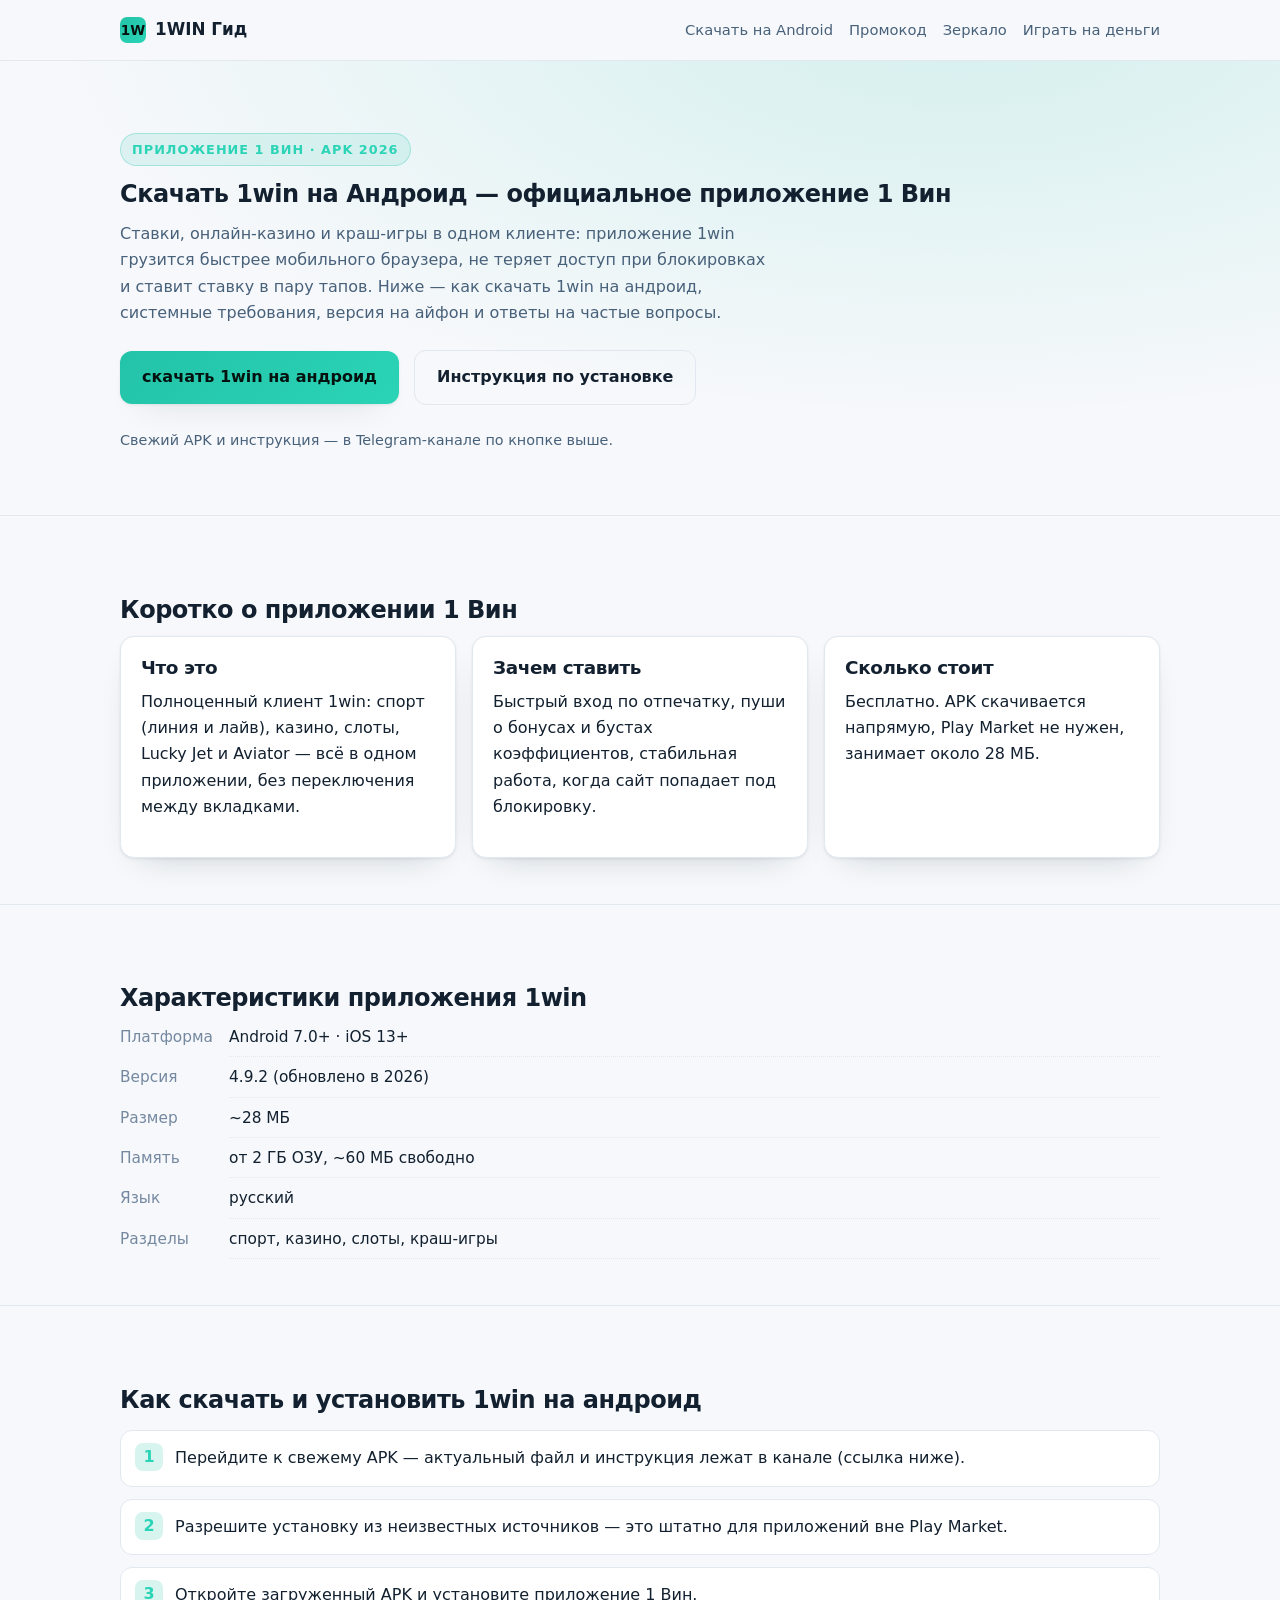
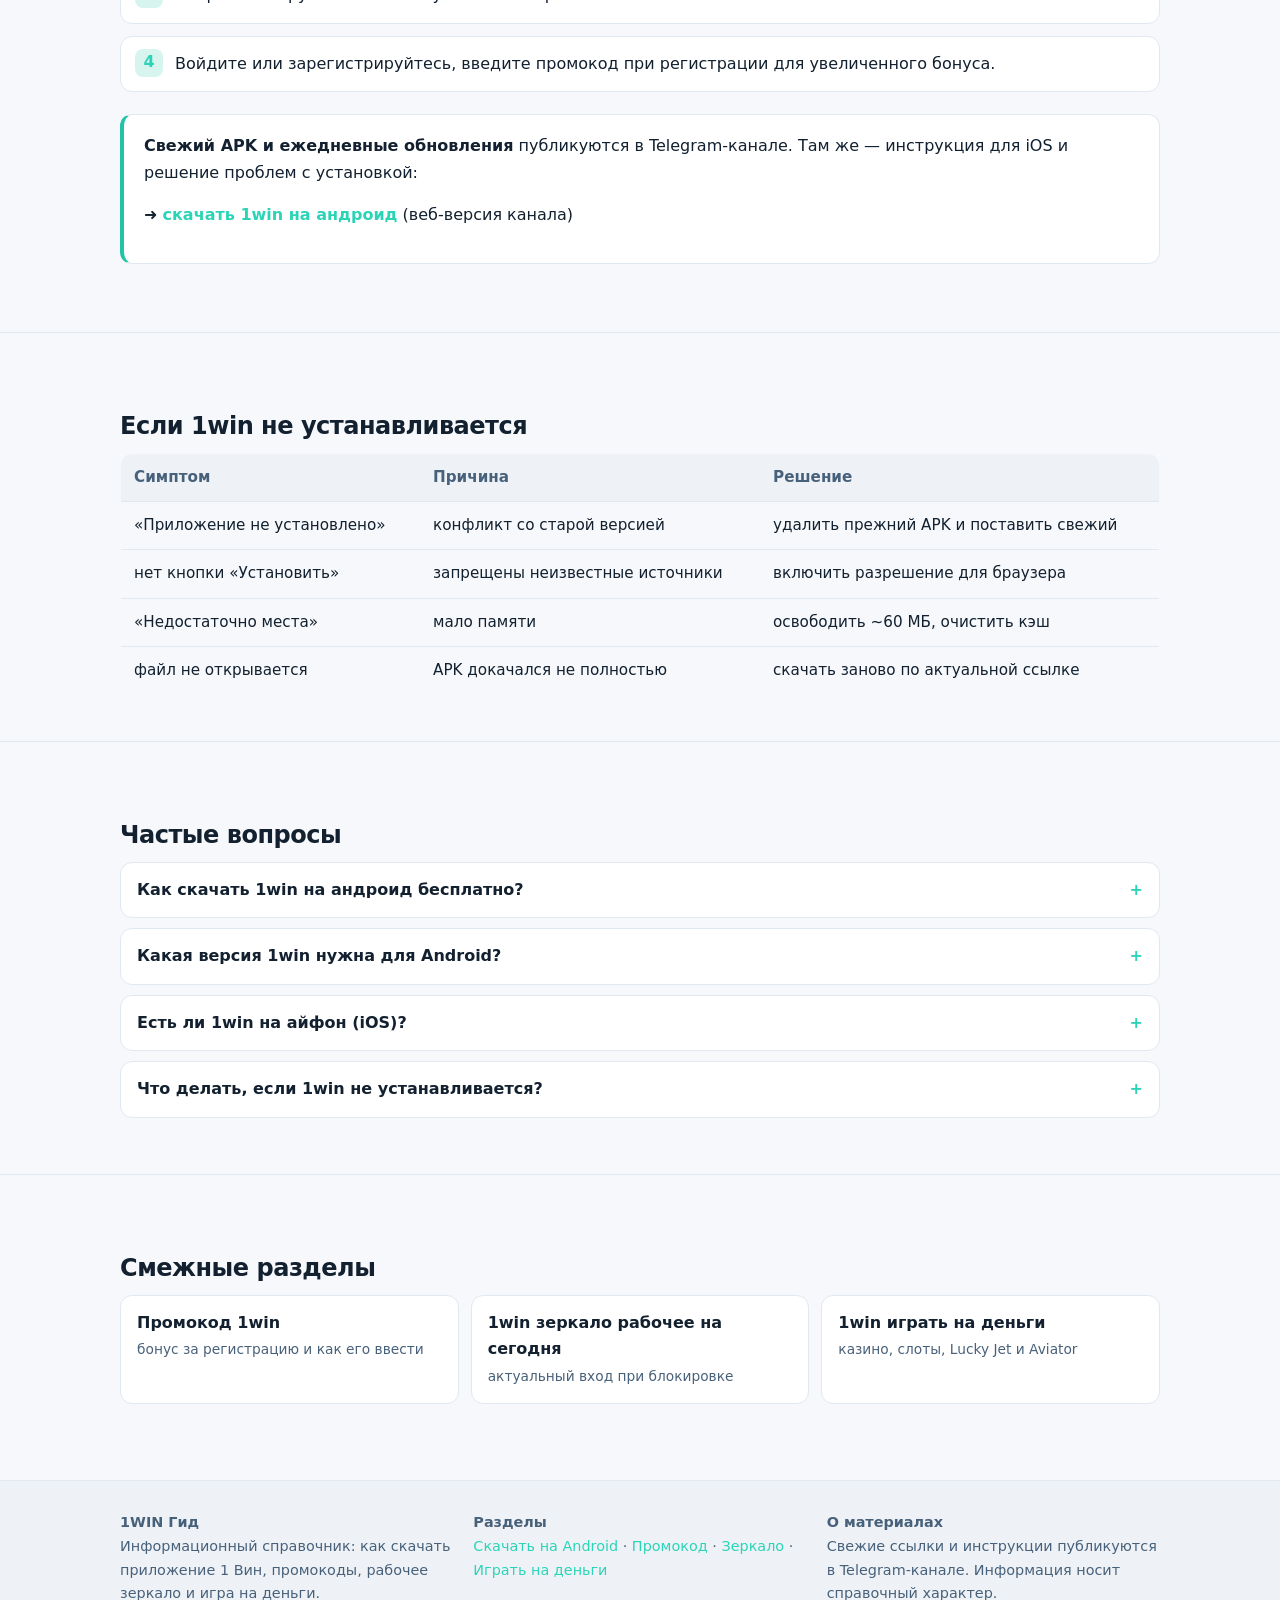
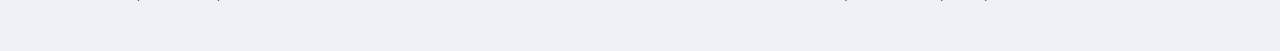
<file: index.html>
<!doctype html>
<html lang="ru">
<head>
<meta charset="utf-8">
<meta name="viewport" content="width=device-width, initial-scale=1">
<meta name="color-scheme" content="dark light">
<title>Скачать 1win на Андроид — официальное приложение 1 Вин APK 2026</title>
<meta name="description" content="Как скачать 1win на андроид: официальное приложение 1 Вин в APK, свежая версия, установка за минуту, системные требования, версия на айфон и мобильная версия. Инструкция и рабочая ссылка.">
<link rel="canonical" href="https://1win-oficialnyy.github.io/">
<meta name="yandex-verification" content="e3128ee2165f89d1" />
<meta name="robots" content="index, follow, max-image-preview:large">
<meta property="og:type" content="article">
<meta property="og:title" content="Скачать 1win на Андроид — приложение 1 Вин APK 2026">
<meta property="og:description" content="Официальное приложение 1 Вин для Android: скачать APK, установка за минуту, свежая версия, мобильная версия и iOS.">
<meta property="og:url" content="https://1win-oficialnyy.github.io/">
<meta property="og:locale" content="ru_RU">
<link rel="icon" href="/favicon.svg" type="image/svg+xml">
<link rel="stylesheet" href="/styles.css">
<script type="application/ld+json">
{"@context":"https://schema.org","@type":"Article","headline":"Скачать 1win на Андроид — официальное приложение 1 Вин APK 2026","description":"Как скачать 1win на андроид: приложение 1 Вин в APK, установка, требования, версия на айфон и мобильная версия.","inLanguage":"ru","datePublished":"2026-10-05","dateModified":"2026-10-05","author":{"@type":"Organization","name":"1WIN Гид"},"publisher":{"@type":"Organization","name":"1WIN Гид"},"mainEntityOfPage":"https://1win-oficialnyy.github.io/"}
</script>
<script type="application/ld+json">
{"@context":"https://schema.org","@type":"FAQPage","mainEntity":[
{"@type":"Question","name":"Как скачать 1win на андроид бесплатно?","acceptedAnswer":{"@type":"Answer","text":"Скачайте APK-файл приложения 1 Вин по ссылке, разрешите установку из неизвестных источников и запустите файл. Приложение бесплатное, установка занимает около минуты, Play Market не требуется."}},
{"@type":"Question","name":"Какая версия 1win нужна для Android?","acceptedAnswer":{"@type":"Answer","text":"Актуальная версия приложения 1win работает на Android 7.0 и выше, занимает около 28 МБ и требует примерно 2 ГБ оперативной памяти. Подходит и для бюджетных смартфонов."}},
{"@type":"Question","name":"Есть ли 1win на айфон (iOS)?","acceptedAnswer":{"@type":"Answer","text":"Да, для iPhone приложение устанавливается через профиль конфигурации, также доступна мобильная версия в браузере. Нужен iOS 13 или новее."}},
{"@type":"Question","name":"Что делать, если 1win не устанавливается?","acceptedAnswer":{"@type":"Answer","text":"Удалите старую версию, включите установку из неизвестных источников, освободите около 60 МБ памяти и скачайте свежий APK заново. Чаще всего проблема в одном из этих пунктов."}}
]}
</script>
</head>
<body>
<header class="nav"><div class="wrap nav-in">
 <a class="brand" href="/"><span class="dot">1W</span>1WIN Гид</a>
 <nav class="menu">
  <a class="lnk" href="/">Скачать на Android</a>
  <a class="lnk" href="/promokod-1win/">Промокод</a>
  <a class="lnk" href="/1win-zerkalo/">Зеркало</a>
  <a class="lnk" href="/1win-igrat-na-dengi/">Играть на деньги</a>
 </nav>
</div></header>

<main>
<section class="hero"><div class="wrap">
 <span class="eyebrow">Приложение 1 Вин · APK 2026</span>
 <h1>Скачать 1win на Андроид — официальное приложение 1 Вин</h1>
 <p class="lead">Ставки, онлайн-казино и краш-игры в одном клиенте: приложение 1win грузится быстрее мобильного браузера, не теряет доступ при блокировках и ставит ставку в пару тапов. Ниже — как скачать 1win на андроид, системные требования, версия на айфон и ответы на частые вопросы.</p>
 <p>
  <a class="cta" href="https://telegram.me/s/skachat1winandroidapk" rel="noopener" target="_blank">скачать 1win на андроид</a>
  <a class="cta ghost" href="#install">Инструкция по установке</a>
 </p>
 <p class="muted" style="font-size:.9rem">Свежий APK и инструкция — в Telegram-канале по кнопке выше.</p>
</div></section>

<section class="section" id="about"><div class="wrap">
 <h2>Коротко о приложении 1 Вин</h2>
 <div class="grid">
  <div class="card"><h3>Что это</h3><p>Полноценный клиент 1win: спорт (линия и лайв), казино, слоты, Lucky Jet и Aviator — всё в одном приложении, без переключения между вкладками.</p></div>
  <div class="card"><h3>Зачем ставить</h3><p>Быстрый вход по отпечатку, пуши о бонусах и бустах коэффициентов, стабильная работа, когда сайт попадает под блокировку.</p></div>
  <div class="card"><h3>Сколько стоит</h3><p>Бесплатно. APK скачивается напрямую, Play Market не нужен, занимает около 28 МБ.</p></div>
 </div>
</div></section>

<section class="section" id="specs"><div class="wrap">
 <h2>Характеристики приложения 1win</h2>
 <dl class="spec">
  <dt>Платформа</dt><dd>Android 7.0+ · iOS 13+</dd>
  <dt>Версия</dt><dd>4.9.2 (обновлено в 2026)</dd>
  <dt>Размер</dt><dd>~28 МБ</dd>
  <dt>Память</dt><dd>от 2 ГБ ОЗУ, ~60 МБ свободно</dd>
  <dt>Язык</dt><dd>русский</dd>
  <dt>Разделы</dt><dd>спорт, казино, слоты, краш-игры</dd>
 </dl>
</div></section>

<section class="section" id="install"><div class="wrap">
 <h2>Как скачать и установить 1win на андроид</h2>
 <ol class="steps">
  <li>Перейдите к свежему APK — актуальный файл и инструкция лежат в канале (ссылка ниже).</li>
  <li>Разрешите установку из неизвестных источников — это штатно для приложений вне Play Market.</li>
  <li>Откройте загруженный APK и установите приложение 1 Вин.</li>
  <li>Войдите или зарегистрируйтесь, введите промокод при регистрации для увеличенного бонуса.</li>
 </ol>
 <div class="tgbox">
  <p><b>Свежий APK и ежедневные обновления</b> публикуются в Telegram-канале. Там же — инструкция для iOS и решение проблем с установкой:</p>
  <p>➜ <a href="https://telegram.me/s/skachat1winandroidapk" rel="noopener" target="_blank">скачать 1win на андроид</a> (веб-версия канала)</p>
 </div>
</div></section>

<section class="section" id="problems"><div class="wrap">
 <h2>Если 1win не устанавливается</h2>
 <div class="scroll"><table class="tbl">
  <thead><tr><th>Симптом</th><th>Причина</th><th>Решение</th></tr></thead>
  <tbody>
   <tr><td>«Приложение не установлено»</td><td>конфликт со старой версией</td><td>удалить прежний APK и поставить свежий</td></tr>
   <tr><td>нет кнопки «Установить»</td><td>запрещены неизвестные источники</td><td>включить разрешение для браузера</td></tr>
   <tr><td>«Недостаточно места»</td><td>мало памяти</td><td>освободить ~60 МБ, очистить кэш</td></tr>
   <tr><td>файл не открывается</td><td>APK докачался не полностью</td><td>скачать заново по актуальной ссылке</td></tr>
  </tbody>
 </table></div>
</div></section>

<section class="section" id="faq"><div class="wrap">
 <h2>Частые вопросы</h2>
 <div class="faq">
  <details><summary>Как скачать 1win на андроид бесплатно?</summary><div class="ans">Скачайте APK приложения 1 Вин по ссылке, разрешите установку из неизвестных источников и запустите файл. Приложение бесплатное, установка занимает около минуты, Play Market не требуется.</div></details>
  <details><summary>Какая версия 1win нужна для Android?</summary><div class="ans">Актуальная версия работает на Android 7.0 и выше, весит около 28 МБ и требует примерно 2 ГБ ОЗУ. Подходит и для бюджетных смартфонов.</div></details>
  <details><summary>Есть ли 1win на айфон (iOS)?</summary><div class="ans">Да, на iPhone приложение ставится через профиль конфигурации, также есть мобильная версия в браузере. Нужен iOS 13 или новее.</div></details>
  <details><summary>Что делать, если 1win не устанавливается?</summary><div class="ans">Удалите старую версию, включите неизвестные источники, освободите ~60 МБ и скачайте свежий APK заново.</div></details>
 </div>
</div></section>

<section class="section"><div class="wrap">
 <h2>Смежные разделы</h2>
 <div class="rel">
  <a href="/promokod-1win/"><b>Промокод 1win</b><span>бонус за регистрацию и как его ввести</span></a>
  <a href="/1win-zerkalo/"><b>1win зеркало рабочее на сегодня</b><span>актуальный вход при блокировке</span></a>
  <a href="/1win-igrat-na-dengi/"><b>1win играть на деньги</b><span>казино, слоты, Lucky Jet и Aviator</span></a>
 </div>
</div></section>
</main>

<footer class="foot"><div class="wrap fgrid">
 <div><b>1WIN Гид</b><p class="muted">Информационный справочник: как скачать приложение 1 Вин, промокоды, рабочее зеркало и игра на деньги.</p></div>
 <div><b>Разделы</b><p class="muted"><a href="/">Скачать на Android</a> · <a href="/promokod-1win/">Промокод</a> · <a href="/1win-zerkalo/">Зеркало</a> · <a href="/1win-igrat-na-dengi/">Играть на деньги</a></p></div>
 <div><b>О материалах</b><p class="muted">Свежие ссылки и инструкции публикуются в Telegram-канале. Информация носит справочный характер.</p></div>
</div></footer>
</body>
</html>
</file>
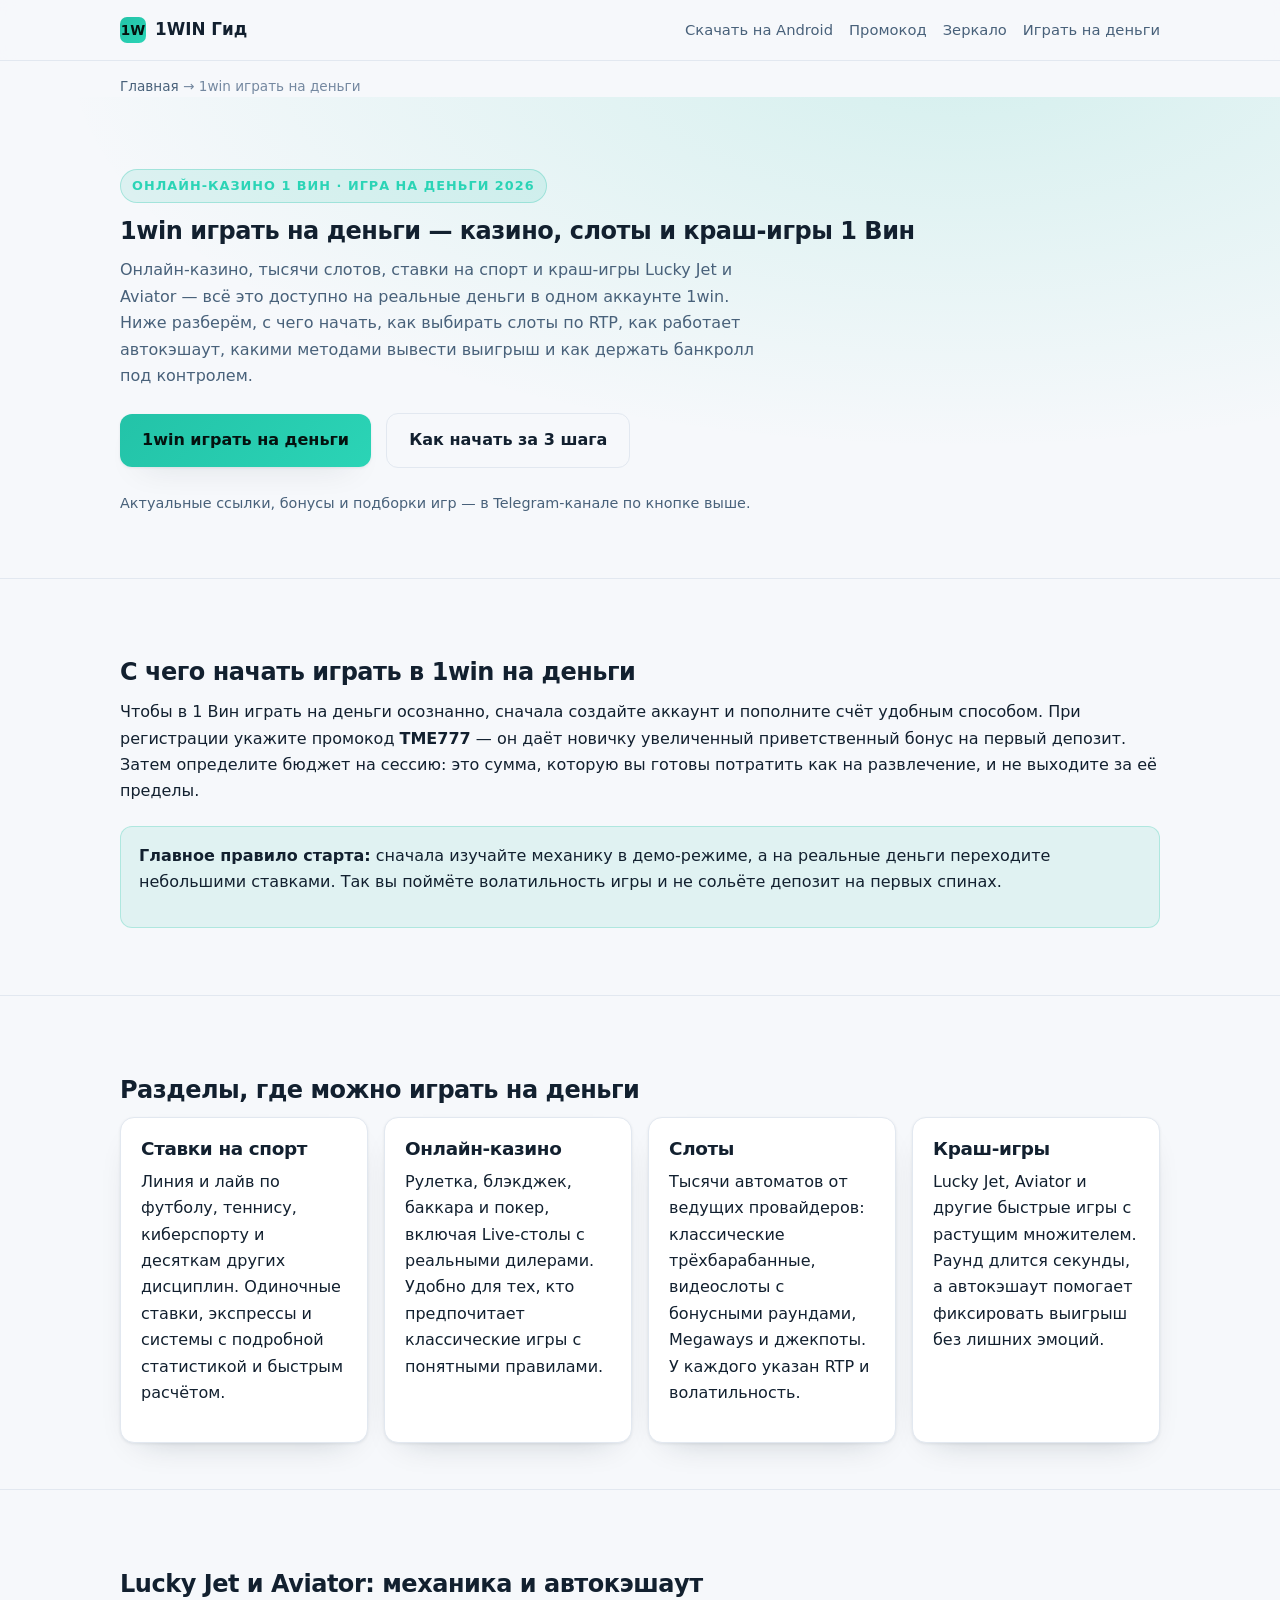
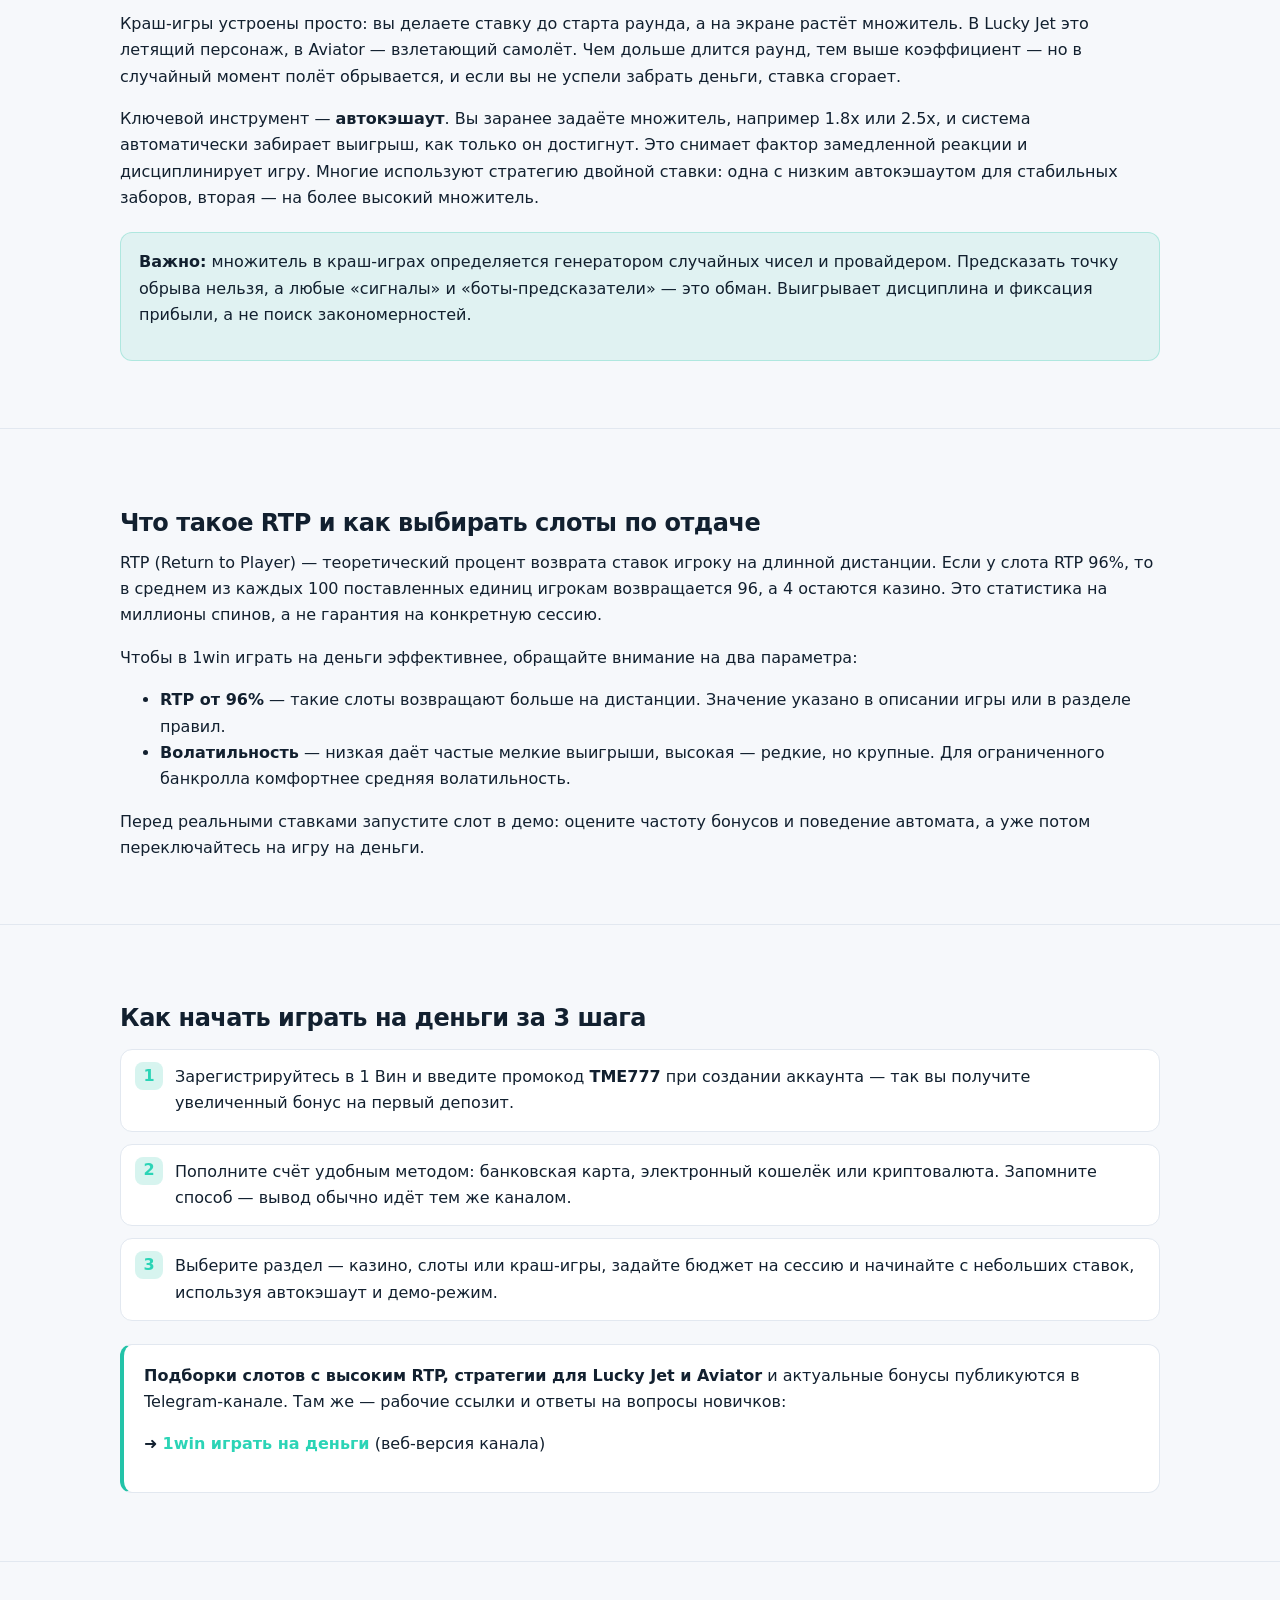
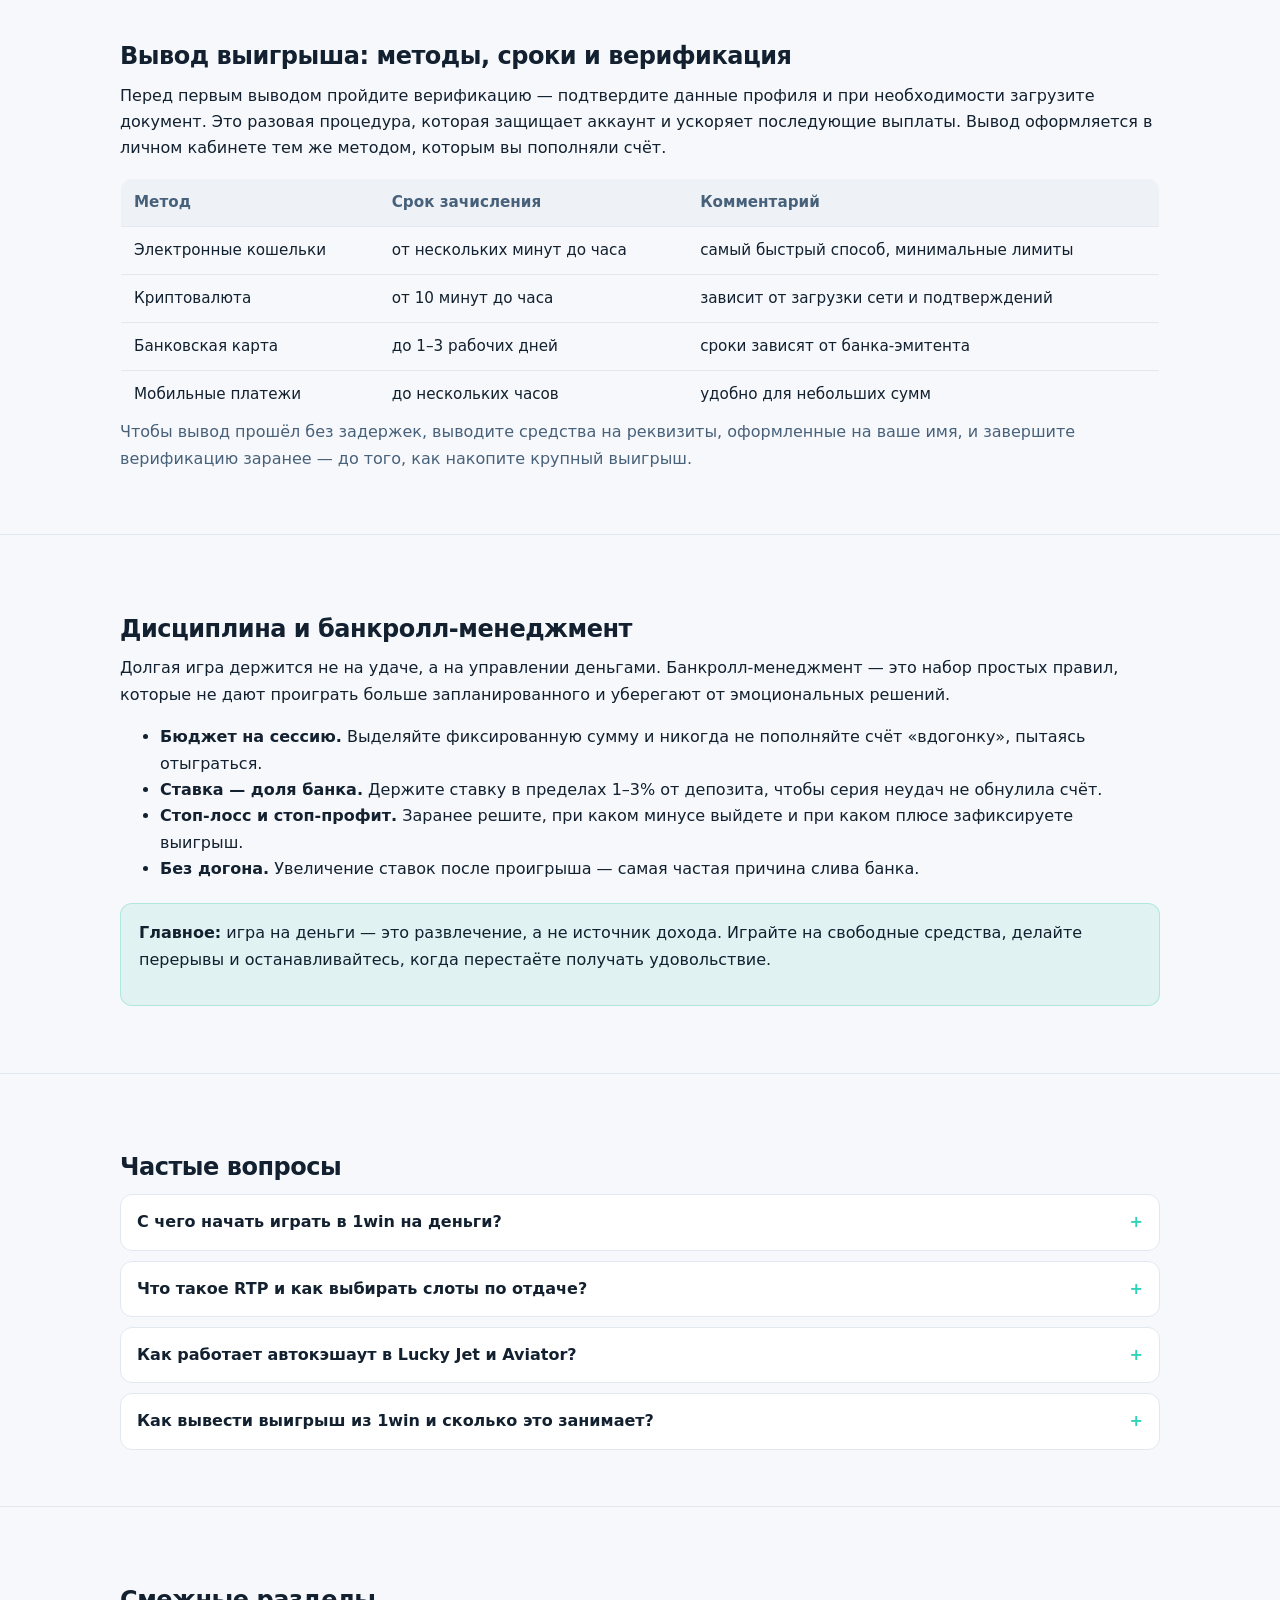
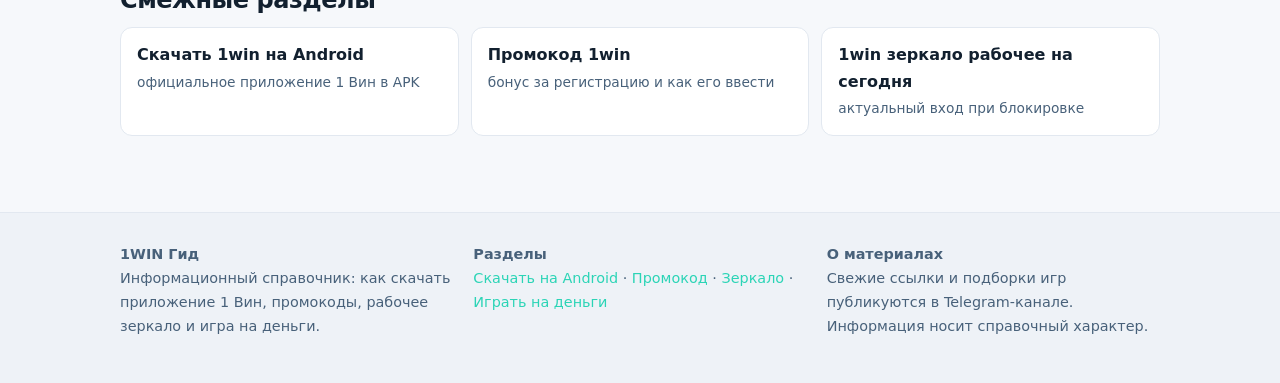
<file: 1win-igrat-na-dengi/index.html>
<!doctype html>
<html lang="ru">
<head>
<meta charset="utf-8">
<meta name="viewport" content="width=device-width, initial-scale=1">
<meta name="color-scheme" content="dark light">
<title>1win играть на деньги — казино, слоты, Lucky Jet и Aviator 2026</title>
<meta name="description" content="1win играть на деньги: как начать в онлайн-казино 1 Вин, слоты по RTP, краш-игры Lucky Jet и Aviator, автокэшаут, вывод выигрыша, сроки и верификация. Промокод TME777.">
<link rel="canonical" href="https://1win-oficialnyy.github.io/1win-igrat-na-dengi/">
<meta name="robots" content="index, follow, max-image-preview:large">
<meta property="og:type" content="article">
<meta property="og:title" content="1win играть на деньги — казино, слоты и краш-игры 1 Вин">
<meta property="og:description" content="Как в 1win играть на деньги: онлайн-казино, слоты по RTP, Lucky Jet и Aviator, автокэшаут, методы и сроки вывода выигрыша.">
<meta property="og:url" content="https://1win-oficialnyy.github.io/1win-igrat-na-dengi/">
<meta property="og:locale" content="ru_RU">
<link rel="icon" href="/favicon.svg" type="image/svg+xml">
<link rel="stylesheet" href="/styles.css">
<script type="application/ld+json">
{"@context":"https://schema.org","@type":"Article","headline":"1win играть на деньги — казино, слоты и краш-игры 1 Вин","description":"Как в 1win играть на деньги: онлайн-казино, слоты по RTP, краш-игры Lucky Jet и Aviator, автокэшаут, вывод выигрыша, сроки и верификация.","inLanguage":"ru","datePublished":"2026-10-05","dateModified":"2026-10-05","author":{"@type":"Organization","name":"1WIN Гид"},"publisher":{"@type":"Organization","name":"1WIN Гид"},"mainEntityOfPage":"https://1win-oficialnyy.github.io/1win-igrat-na-dengi/"}
</script>
<script type="application/ld+json">
{"@context":"https://schema.org","@type":"BreadcrumbList","itemListElement":[
{"@type":"ListItem","position":1,"name":"Главная","item":"https://1win-oficialnyy.github.io/"},
{"@type":"ListItem","position":2,"name":"1win играть на деньги","item":"https://1win-oficialnyy.github.io/1win-igrat-na-dengi/"}
]}
</script>
<script type="application/ld+json">
{"@context":"https://schema.org","@type":"FAQPage","mainEntity":[
{"@type":"Question","name":"С чего начать играть в 1win на деньги?","acceptedAnswer":{"@type":"Answer","text":"Зарегистрируйтесь в 1 Вин, при создании аккаунта введите промокод TME777 для увеличенного бонуса, пополните счёт удобным способом и выберите раздел: спорт, онлайн-казино, слоты или краш-игры. Начинать лучше с небольших ставок и заранее заданного бюджета на сессию."}},
{"@type":"Question","name":"Что такое RTP и как выбирать слоты по отдаче?","acceptedAnswer":{"@type":"Answer","text":"RTP — это теоретический процент возврата ставок игроку на длинной дистанции. У слотов он обычно 94–97 процентов и указан в описании игры. Для игры на деньги выбирайте автоматы с RTP от 96 процентов и средней волатильностью, а режим демо помогает изучить механику без риска."}},
{"@type":"Question","name":"Как работает автокэшаут в Lucky Jet и Aviator?","acceptedAnswer":{"@type":"Answer","text":"Автокэшаут автоматически забирает выигрыш на заданном коэффициенте до того, как раунд завершится. Вы указываете множитель, например 1.8x, и система фиксирует ставку сама. Это дисциплинирует игру и убирает фактор замедленной реакции в краш-играх."}},
{"@type":"Question","name":"Как вывести выигрыш из 1win и сколько это занимает?","acceptedAnswer":{"@type":"Answer","text":"Пройдите верификацию, откройте раздел вывода и выберите тот же метод, которым пополняли счёт: карта, электронный кошелёк или криптовалюта. Электронные кошельки и крипта приходят от нескольких минут до часа, банковские карты — до 1–3 рабочих дней."}}
]}
</script>
</head>
<body>
<header class="nav"><div class="wrap nav-in">
 <a class="brand" href="/"><span class="dot">1W</span>1WIN Гид</a>
 <nav class="menu">
  <a class="lnk" href="/">Скачать на Android</a>
  <a class="lnk" href="/promokod-1win/">Промокод</a>
  <a class="lnk" href="/1win-zerkalo/">Зеркало</a>
  <a class="lnk" href="/1win-igrat-na-dengi/">Играть на деньги</a>
 </nav>
</div></header>

<main>
<div class="wrap"><nav class="bc"><a href="/">Главная</a> → 1win играть на деньги</nav></div>

<section class="hero"><div class="wrap">
 <span class="eyebrow">Онлайн-казино 1 Вин · игра на деньги 2026</span>
 <h1>1win играть на деньги — казино, слоты и краш-игры 1 Вин</h1>
 <p class="lead">Онлайн-казино, тысячи слотов, ставки на спорт и краш-игры Lucky Jet и Aviator — всё это доступно на реальные деньги в одном аккаунте 1win. Ниже разберём, с чего начать, как выбирать слоты по RTP, как работает автокэшаут, какими методами вывести выигрыш и как держать банкролл под контролем.</p>
 <p>
  <a class="cta" href="https://telegram.me/s/igrat1winnadengi" rel="noopener" target="_blank">1win играть на деньги</a>
  <a class="cta ghost" href="#start">Как начать за 3 шага</a>
 </p>
 <p class="muted" style="font-size:.9rem">Актуальные ссылки, бонусы и подборки игр — в Telegram-канале по кнопке выше.</p>
</div></section>

<section class="section" id="begin"><div class="wrap">
 <h2>С чего начать играть в 1win на деньги</h2>
 <p>Чтобы в 1 Вин играть на деньги осознанно, сначала создайте аккаунт и пополните счёт удобным способом. При регистрации укажите промокод <b>TME777</b> — он даёт новичку увеличенный приветственный бонус на первый депозит. Затем определите бюджет на сессию: это сумма, которую вы готовы потратить как на развлечение, и не выходите за её пределы.</p>
 <div class="callout">
  <p><b>Главное правило старта:</b> сначала изучайте механику в демо-режиме, а на реальные деньги переходите небольшими ставками. Так вы поймёте волатильность игры и не сольёте депозит на первых спинах.</p>
 </div>
</div></section>

<section class="section" id="sections"><div class="wrap">
 <h2>Разделы, где можно играть на деньги</h2>
 <div class="grid">
  <div class="card"><h3>Ставки на спорт</h3><p>Линия и лайв по футболу, теннису, киберспорту и десяткам других дисциплин. Одиночные ставки, экспрессы и системы с подробной статистикой и быстрым расчётом.</p></div>
  <div class="card"><h3>Онлайн-казино</h3><p>Рулетка, блэкджек, баккара и покер, включая Live-столы с реальными дилерами. Удобно для тех, кто предпочитает классические игры с понятными правилами.</p></div>
  <div class="card"><h3>Слоты</h3><p>Тысячи автоматов от ведущих провайдеров: классические трёхбарабанные, видеослоты с бонусными раундами, Megaways и джекпоты. У каждого указан RTP и волатильность.</p></div>
  <div class="card"><h3>Краш-игры</h3><p>Lucky Jet, Aviator и другие быстрые игры с растущим множителем. Раунд длится секунды, а автокэшаут помогает фиксировать выигрыш без лишних эмоций.</p></div>
 </div>
</div></section>

<section class="section" id="crash"><div class="wrap">
 <h2>Lucky Jet и Aviator: механика и автокэшаут</h2>
 <p>Краш-игры устроены просто: вы делаете ставку до старта раунда, а на экране растёт множитель. В Lucky Jet это летящий персонаж, в Aviator — взлетающий самолёт. Чем дольше длится раунд, тем выше коэффициент — но в случайный момент полёт обрывается, и если вы не успели забрать деньги, ставка сгорает.</p>
 <p>Ключевой инструмент — <b>автокэшаут</b>. Вы заранее задаёте множитель, например 1.8x или 2.5x, и система автоматически забирает выигрыш, как только он достигнут. Это снимает фактор замедленной реакции и дисциплинирует игру. Многие используют стратегию двойной ставки: одна с низким автокэшаутом для стабильных заборов, вторая — на более высокий множитель.</p>
 <div class="callout">
  <p><b>Важно:</b> множитель в краш-играх определяется генератором случайных чисел и провайдером. Предсказать точку обрыва нельзя, а любые «сигналы» и «боты-предсказатели» — это обман. Выигрывает дисциплина и фиксация прибыли, а не поиск закономерностей.</p>
 </div>
</div></section>

<section class="section" id="rtp"><div class="wrap">
 <h2>Что такое RTP и как выбирать слоты по отдаче</h2>
 <p>RTP (Return to Player) — теоретический процент возврата ставок игроку на длинной дистанции. Если у слота RTP 96%, то в среднем из каждых 100 поставленных единиц игрокам возвращается 96, а 4 остаются казино. Это статистика на миллионы спинов, а не гарантия на конкретную сессию.</p>
 <p>Чтобы в 1win играть на деньги эффективнее, обращайте внимание на два параметра:</p>
 <ul>
  <li><b>RTP от 96%</b> — такие слоты возвращают больше на дистанции. Значение указано в описании игры или в разделе правил.</li>
  <li><b>Волатильность</b> — низкая даёт частые мелкие выигрыши, высокая — редкие, но крупные. Для ограниченного банкролла комфортнее средняя волатильность.</li>
 </ul>
 <p>Перед реальными ставками запустите слот в демо: оцените частоту бонусов и поведение автомата, а уже потом переключайтесь на игру на деньги.</p>
</div></section>

<section class="section" id="start"><div class="wrap">
 <h2>Как начать играть на деньги за 3 шага</h2>
 <ol class="steps">
  <li>Зарегистрируйтесь в 1 Вин и введите промокод <b>TME777</b> при создании аккаунта — так вы получите увеличенный бонус на первый депозит.</li>
  <li>Пополните счёт удобным методом: банковская карта, электронный кошелёк или криптовалюта. Запомните способ — вывод обычно идёт тем же каналом.</li>
  <li>Выберите раздел — казино, слоты или краш-игры, задайте бюджет на сессию и начинайте с небольших ставок, используя автокэшаут и демо-режим.</li>
 </ol>
 <div class="tgbox">
  <p><b>Подборки слотов с высоким RTP, стратегии для Lucky Jet и Aviator</b> и актуальные бонусы публикуются в Telegram-канале. Там же — рабочие ссылки и ответы на вопросы новичков:</p>
  <p>➜ <a href="https://telegram.me/s/igrat1winnadengi" rel="noopener" target="_blank">1win играть на деньги</a> (веб-версия канала)</p>
 </div>
</div></section>

<section class="section" id="withdraw"><div class="wrap">
 <h2>Вывод выигрыша: методы, сроки и верификация</h2>
 <p>Перед первым выводом пройдите верификацию — подтвердите данные профиля и при необходимости загрузите документ. Это разовая процедура, которая защищает аккаунт и ускоряет последующие выплаты. Вывод оформляется в личном кабинете тем же методом, которым вы пополняли счёт.</p>
 <div class="scroll"><table class="tbl">
  <thead><tr><th>Метод</th><th>Срок зачисления</th><th>Комментарий</th></tr></thead>
  <tbody>
   <tr><td>Электронные кошельки</td><td>от нескольких минут до часа</td><td>самый быстрый способ, минимальные лимиты</td></tr>
   <tr><td>Криптовалюта</td><td>от 10 минут до часа</td><td>зависит от загрузки сети и подтверждений</td></tr>
   <tr><td>Банковская карта</td><td>до 1–3 рабочих дней</td><td>сроки зависят от банка-эмитента</td></tr>
   <tr><td>Мобильные платежи</td><td>до нескольких часов</td><td>удобно для небольших сумм</td></tr>
  </tbody>
 </table></div>
 <p class="muted">Чтобы вывод прошёл без задержек, выводите средства на реквизиты, оформленные на ваше имя, и завершите верификацию заранее — до того, как накопите крупный выигрыш.</p>
</div></section>

<section class="section" id="bankroll"><div class="wrap">
 <h2>Дисциплина и банкролл-менеджмент</h2>
 <p>Долгая игра держится не на удаче, а на управлении деньгами. Банкролл-менеджмент — это набор простых правил, которые не дают проиграть больше запланированного и уберегают от эмоциональных решений.</p>
 <ul>
  <li><b>Бюджет на сессию.</b> Выделяйте фиксированную сумму и никогда не пополняйте счёт «вдогонку», пытаясь отыграться.</li>
  <li><b>Ставка — доля банка.</b> Держите ставку в пределах 1–3% от депозита, чтобы серия неудач не обнулила счёт.</li>
  <li><b>Стоп-лосс и стоп-профит.</b> Заранее решите, при каком минусе выйдете и при каком плюсе зафиксируете выигрыш.</li>
  <li><b>Без догона.</b> Увеличение ставок после проигрыша — самая частая причина слива банка.</li>
 </ul>
 <div class="callout">
  <p><b>Главное:</b> игра на деньги — это развлечение, а не источник дохода. Играйте на свободные средства, делайте перерывы и останавливайтесь, когда перестаёте получать удовольствие.</p>
 </div>
</div></section>

<section class="section" id="faq"><div class="wrap">
 <h2>Частые вопросы</h2>
 <div class="faq">
  <details><summary>С чего начать играть в 1win на деньги?</summary><div class="ans">Зарегистрируйтесь в 1 Вин, при создании аккаунта введите промокод TME777 для увеличенного бонуса, пополните счёт удобным способом и выберите раздел: спорт, онлайн-казино, слоты или краш-игры. Начинать лучше с небольших ставок и заранее заданного бюджета на сессию.</div></details>
  <details><summary>Что такое RTP и как выбирать слоты по отдаче?</summary><div class="ans">RTP — это теоретический процент возврата ставок игроку на длинной дистанции. У слотов он обычно 94–97 процентов и указан в описании игры. Для игры на деньги выбирайте автоматы с RTP от 96 процентов и средней волатильностью, а режим демо помогает изучить механику без риска.</div></details>
  <details><summary>Как работает автокэшаут в Lucky Jet и Aviator?</summary><div class="ans">Автокэшаут автоматически забирает выигрыш на заданном коэффициенте до того, как раунд завершится. Вы указываете множитель, например 1.8x, и система фиксирует ставку сама. Это дисциплинирует игру и убирает фактор замедленной реакции в краш-играх.</div></details>
  <details><summary>Как вывести выигрыш из 1win и сколько это занимает?</summary><div class="ans">Пройдите верификацию, откройте раздел вывода и выберите тот же метод, которым пополняли счёт: карта, электронный кошелёк или криптовалюта. Электронные кошельки и крипта приходят от нескольких минут до часа, банковские карты — до 1–3 рабочих дней.</div></details>
 </div>
</div></section>

<section class="section"><div class="wrap">
 <h2>Смежные разделы</h2>
 <div class="rel">
  <a href="/"><b>Скачать 1win на Android</b><span>официальное приложение 1 Вин в APK</span></a>
  <a href="/promokod-1win/"><b>Промокод 1win</b><span>бонус за регистрацию и как его ввести</span></a>
  <a href="/1win-zerkalo/"><b>1win зеркало рабочее на сегодня</b><span>актуальный вход при блокировке</span></a>
 </div>
</div></section>
</main>

<footer class="foot"><div class="wrap fgrid">
 <div><b>1WIN Гид</b><p class="muted">Информационный справочник: как скачать приложение 1 Вин, промокоды, рабочее зеркало и игра на деньги.</p></div>
 <div><b>Разделы</b><p class="muted"><a href="/">Скачать на Android</a> · <a href="/promokod-1win/">Промокод</a> · <a href="/1win-zerkalo/">Зеркало</a> · <a href="/1win-igrat-na-dengi/">Играть на деньги</a></p></div>
 <div><b>О материалах</b><p class="muted">Свежие ссылки и подборки игр публикуются в Telegram-канале. Информация носит справочный характер.</p></div>
</div></footer>
</body>
</html>
</file>
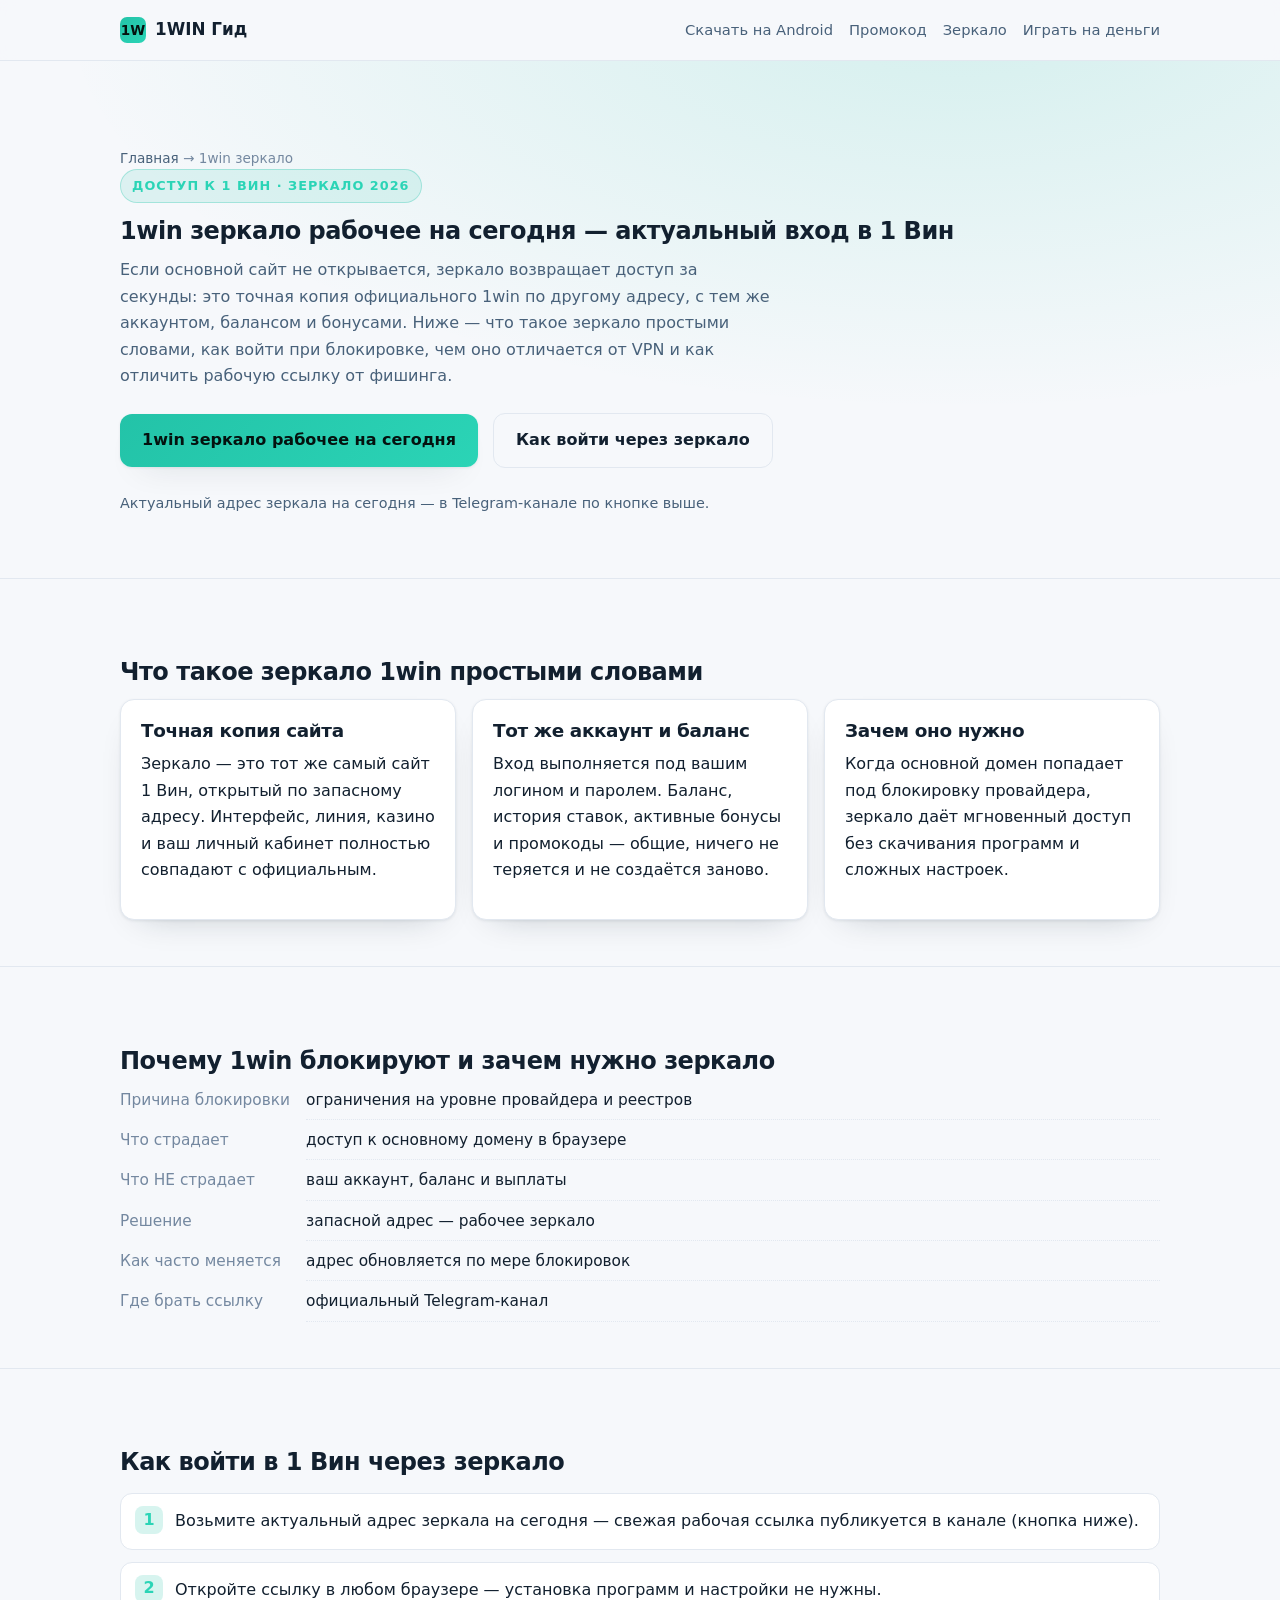
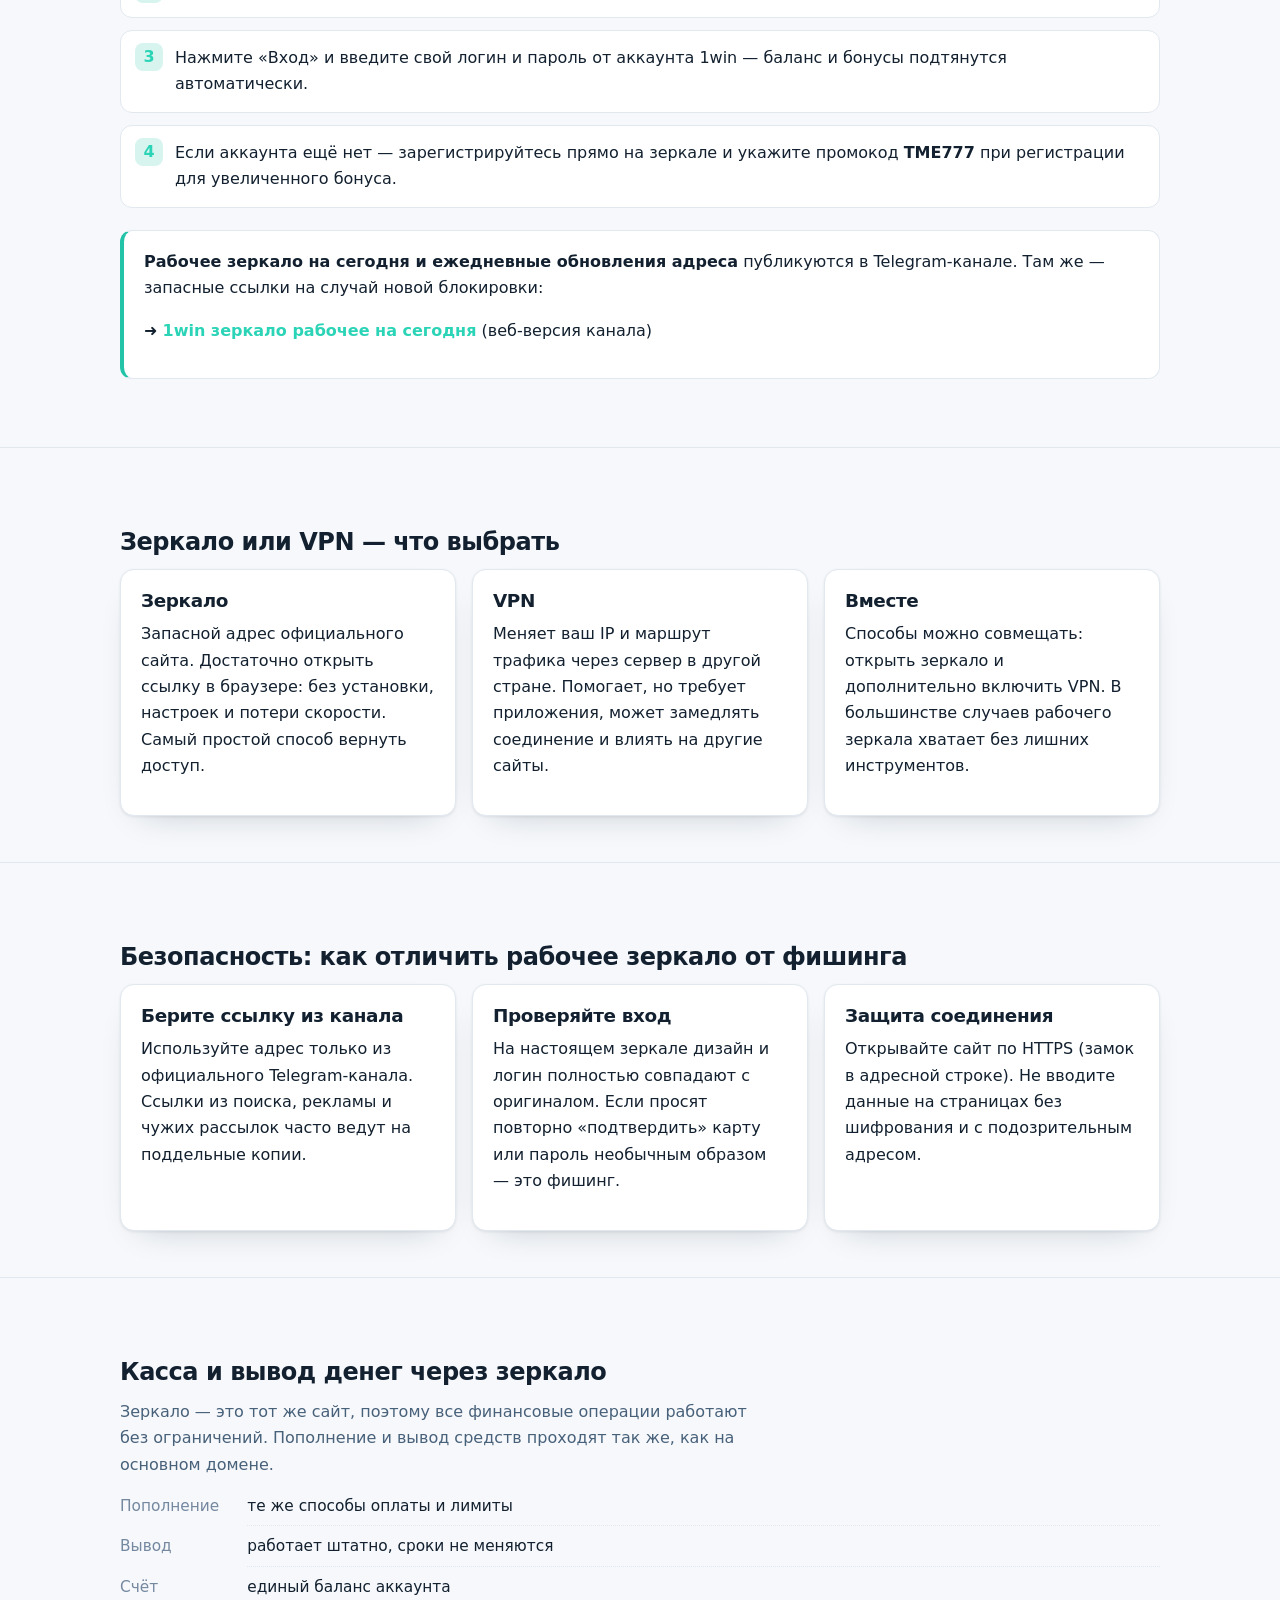
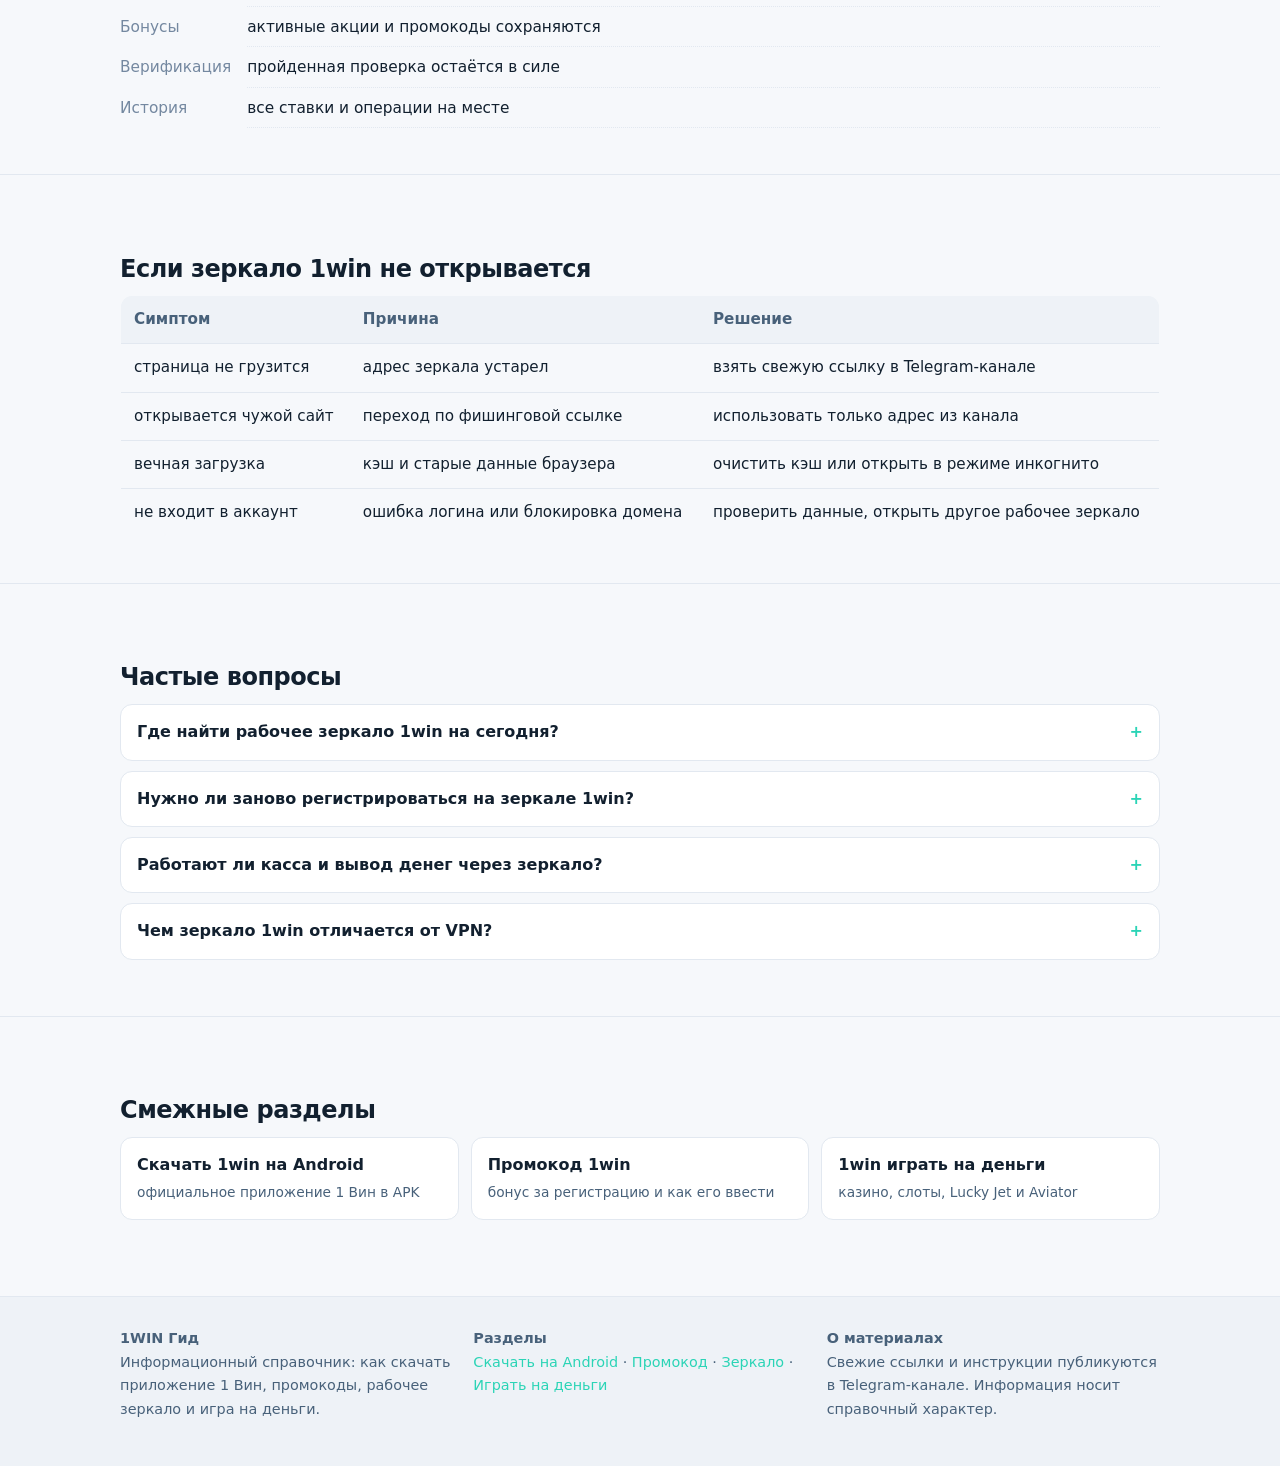
<file: 1win-zerkalo/index.html>
<!doctype html>
<html lang="ru">
<head>
<meta charset="utf-8">
<meta name="viewport" content="width=device-width, initial-scale=1">
<meta name="color-scheme" content="dark light">
<title>1win зеркало рабочее на сегодня — актуальный вход в 1 Вин 2026</title>
<meta name="description" content="1win зеркало рабочее на сегодня: как войти в 1 Вин при блокировке, точная копия официального сайта с тем же аккаунтом и балансом, касса и вывод, защита от фишинга.">
<link rel="canonical" href="https://1win-oficialnyy.github.io/1win-zerkalo/">
<meta name="robots" content="index, follow, max-image-preview:large">
<meta property="og:type" content="article">
<meta property="og:title" content="1win зеркало рабочее на сегодня — актуальный вход в 1 Вин 2026">
<meta property="og:description" content="Рабочее зеркало 1win на сегодня: вход при блокировке, тот же аккаунт и баланс, безопасность и работа кассы.">
<meta property="og:url" content="https://1win-oficialnyy.github.io/1win-zerkalo/">
<meta property="og:locale" content="ru_RU">
<link rel="icon" href="/favicon.svg" type="image/svg+xml">
<link rel="stylesheet" href="/styles.css">
<script type="application/ld+json">
{"@context":"https://schema.org","@type":"Article","headline":"1win зеркало рабочее на сегодня — актуальный вход в 1 Вин","description":"Рабочее зеркало 1win на сегодня: вход в 1 Вин при блокировке, точная копия официального сайта с тем же аккаунтом и балансом, касса, вывод и защита от фишинга.","inLanguage":"ru","datePublished":"2026-10-05","dateModified":"2026-10-05","author":{"@type":"Organization","name":"1WIN Гид"},"publisher":{"@type":"Organization","name":"1WIN Гид"},"mainEntityOfPage":"https://1win-oficialnyy.github.io/1win-zerkalo/"}
</script>
<script type="application/ld+json">
{"@context":"https://schema.org","@type":"BreadcrumbList","itemListElement":[
{"@type":"ListItem","position":1,"name":"Главная","item":"https://1win-oficialnyy.github.io/"},
{"@type":"ListItem","position":2,"name":"1win зеркало","item":"https://1win-oficialnyy.github.io/1win-zerkalo/"}
]}
</script>
<script type="application/ld+json">
{"@context":"https://schema.org","@type":"FAQPage","mainEntity":[
{"@type":"Question","name":"Где найти рабочее зеркало 1win на сегодня?","acceptedAnswer":{"@type":"Answer","text":"Актуальный адрес зеркала публикуется в Telegram-канале и обновляется каждый день. Ссылка всегда ведёт на точную копию официального сайта 1 Вин с тем же входом, аккаунтом и балансом."}},
{"@type":"Question","name":"Нужно ли заново регистрироваться на зеркале 1win?","acceptedAnswer":{"@type":"Answer","text":"Нет. Зеркало — это тот же сайт по другому адресу, поэтому вы входите под своим логином и паролем, баланс, история ставок и бонусы сохраняются. Новый аккаунт создавать не нужно."}},
{"@type":"Question","name":"Работают ли касса и вывод денег через зеркало?","acceptedAnswer":{"@type":"Answer","text":"Да. Пополнение и вывод средств на рабочем зеркале 1win работают так же, как на основном домене: те же способы оплаты, лимиты и сроки. Деньги зачисляются на единый счёт аккаунта."}},
{"@type":"Question","name":"Чем зеркало 1win отличается от VPN?","acceptedAnswer":{"@type":"Answer","text":"Зеркало — это запасной адрес сайта, его достаточно открыть в браузере без настроек. VPN меняет ваш IP и маршрут трафика. Зеркало проще и быстрее, а при желании их можно совмещать."}}
]}
</script>
</head>
<body>
<header class="nav"><div class="wrap nav-in">
 <a class="brand" href="/"><span class="dot">1W</span>1WIN Гид</a>
 <nav class="menu">
  <a class="lnk" href="/">Скачать на Android</a>
  <a class="lnk" href="/promokod-1win/">Промокод</a>
  <a class="lnk" href="/1win-zerkalo/">Зеркало</a>
  <a class="lnk" href="/1win-igrat-na-dengi/">Играть на деньги</a>
 </nav>
</div></header>

<main>
<section class="hero"><div class="wrap">
 <nav class="bc"><a href="/">Главная</a> → 1win зеркало</nav>
 <span class="eyebrow">Доступ к 1 Вин · Зеркало 2026</span>
 <h1>1win зеркало рабочее на сегодня — актуальный вход в 1 Вин</h1>
 <p class="lead">Если основной сайт не открывается, зеркало возвращает доступ за секунды: это точная копия официального 1win по другому адресу, с тем же аккаунтом, балансом и бонусами. Ниже — что такое зеркало простыми словами, как войти при блокировке, чем оно отличается от VPN и как отличить рабочую ссылку от фишинга.</p>
 <p>
  <a class="cta" href="https://telegram.me/s/zerkalo1winsegodnya" rel="noopener" target="_blank">1win зеркало рабочее на сегодня</a>
  <a class="cta ghost" href="#login">Как войти через зеркало</a>
 </p>
 <p class="muted" style="font-size:.9rem">Актуальный адрес зеркала на сегодня — в Telegram-канале по кнопке выше.</p>
</div></section>

<section class="section" id="about"><div class="wrap">
 <h2>Что такое зеркало 1win простыми словами</h2>
 <div class="grid">
  <div class="card"><h3>Точная копия сайта</h3><p>Зеркало — это тот же самый сайт 1 Вин, открытый по запасному адресу. Интерфейс, линия, казино и ваш личный кабинет полностью совпадают с официальным.</p></div>
  <div class="card"><h3>Тот же аккаунт и баланс</h3><p>Вход выполняется под вашим логином и паролем. Баланс, история ставок, активные бонусы и промокоды — общие, ничего не теряется и не создаётся заново.</p></div>
  <div class="card"><h3>Зачем оно нужно</h3><p>Когда основной домен попадает под блокировку провайдера, зеркало даёт мгновенный доступ без скачивания программ и сложных настроек.</p></div>
 </div>
</div></section>

<section class="section" id="why"><div class="wrap">
 <h2>Почему 1win блокируют и зачем нужно зеркало</h2>
 <dl class="spec">
  <dt>Причина блокировки</dt><dd>ограничения на уровне провайдера и реестров</dd>
  <dt>Что страдает</dt><dd>доступ к основному домену в браузере</dd>
  <dt>Что НЕ страдает</dt><dd>ваш аккаунт, баланс и выплаты</dd>
  <dt>Решение</dt><dd>запасной адрес — рабочее зеркало</dd>
  <dt>Как часто меняется</dt><dd>адрес обновляется по мере блокировок</dd>
  <dt>Где брать ссылку</dt><dd>официальный Telegram-канал</dd>
 </dl>
</div></section>

<section class="section" id="login"><div class="wrap">
 <h2>Как войти в 1 Вин через зеркало</h2>
 <ol class="steps">
  <li>Возьмите актуальный адрес зеркала на сегодня — свежая рабочая ссылка публикуется в канале (кнопка ниже).</li>
  <li>Откройте ссылку в любом браузере — установка программ и настройки не нужны.</li>
  <li>Нажмите «Вход» и введите свой логин и пароль от аккаунта 1win — баланс и бонусы подтянутся автоматически.</li>
  <li>Если аккаунта ещё нет — зарегистрируйтесь прямо на зеркале и укажите промокод <b>TME777</b> при регистрации для увеличенного бонуса.</li>
 </ol>
 <div class="tgbox">
  <p><b>Рабочее зеркало на сегодня и ежедневные обновления адреса</b> публикуются в Telegram-канале. Там же — запасные ссылки на случай новой блокировки:</p>
  <p>➜ <a href="https://telegram.me/s/zerkalo1winsegodnya" rel="noopener" target="_blank">1win зеркало рабочее на сегодня</a> (веб-версия канала)</p>
 </div>
</div></section>

<section class="section" id="vpn"><div class="wrap">
 <h2>Зеркало или VPN — что выбрать</h2>
 <div class="grid">
  <div class="card"><h3>Зеркало</h3><p>Запасной адрес официального сайта. Достаточно открыть ссылку в браузере: без установки, настроек и потери скорости. Самый простой способ вернуть доступ.</p></div>
  <div class="card"><h3>VPN</h3><p>Меняет ваш IP и маршрут трафика через сервер в другой стране. Помогает, но требует приложения, может замедлять соединение и влиять на другие сайты.</p></div>
  <div class="card"><h3>Вместе</h3><p>Способы можно совмещать: открыть зеркало и дополнительно включить VPN. В большинстве случаев рабочего зеркала хватает без лишних инструментов.</p></div>
 </div>
</div></section>

<section class="section" id="safety"><div class="wrap">
 <h2>Безопасность: как отличить рабочее зеркало от фишинга</h2>
 <div class="grid">
  <div class="card"><h3>Берите ссылку из канала</h3><p>Используйте адрес только из официального Telegram-канала. Ссылки из поиска, рекламы и чужих рассылок часто ведут на поддельные копии.</p></div>
  <div class="card"><h3>Проверяйте вход</h3><p>На настоящем зеркале дизайн и логин полностью совпадают с оригиналом. Если просят повторно «подтвердить» карту или пароль необычным образом — это фишинг.</p></div>
  <div class="card"><h3>Защита соединения</h3><p>Открывайте сайт по HTTPS (замок в адресной строке). Не вводите данные на страницах без шифрования и с подозрительным адресом.</p></div>
 </div>
</div></section>

<section class="section" id="cashier"><div class="wrap">
 <h2>Касса и вывод денег через зеркало</h2>
 <p class="lead">Зеркало — это тот же сайт, поэтому все финансовые операции работают без ограничений. Пополнение и вывод средств проходят так же, как на основном домене.</p>
 <dl class="spec">
  <dt>Пополнение</dt><dd>те же способы оплаты и лимиты</dd>
  <dt>Вывод</dt><dd>работает штатно, сроки не меняются</dd>
  <dt>Счёт</dt><dd>единый баланс аккаунта</dd>
  <dt>Бонусы</dt><dd>активные акции и промокоды сохраняются</dd>
  <dt>Верификация</dt><dd>пройденная проверка остаётся в силе</dd>
  <dt>История</dt><dd>все ставки и операции на месте</dd>
 </dl>
</div></section>

<section class="section" id="problems"><div class="wrap">
 <h2>Если зеркало 1win не открывается</h2>
 <div class="scroll"><table class="tbl">
  <thead><tr><th>Симптом</th><th>Причина</th><th>Решение</th></tr></thead>
  <tbody>
   <tr><td>страница не грузится</td><td>адрес зеркала устарел</td><td>взять свежую ссылку в Telegram-канале</td></tr>
   <tr><td>открывается чужой сайт</td><td>переход по фишинговой ссылке</td><td>использовать только адрес из канала</td></tr>
   <tr><td>вечная загрузка</td><td>кэш и старые данные браузера</td><td>очистить кэш или открыть в режиме инкогнито</td></tr>
   <tr><td>не входит в аккаунт</td><td>ошибка логина или блокировка домена</td><td>проверить данные, открыть другое рабочее зеркало</td></tr>
  </tbody>
 </table></div>
</div></section>

<section class="section" id="faq"><div class="wrap">
 <h2>Частые вопросы</h2>
 <div class="faq">
  <details><summary>Где найти рабочее зеркало 1win на сегодня?</summary><div class="ans">Актуальный адрес зеркала публикуется в Telegram-канале и обновляется каждый день. Ссылка всегда ведёт на точную копию официального сайта 1 Вин с тем же входом, аккаунтом и балансом.</div></details>
  <details><summary>Нужно ли заново регистрироваться на зеркале 1win?</summary><div class="ans">Нет. Зеркало — это тот же сайт по другому адресу, поэтому вы входите под своим логином и паролем, баланс, история ставок и бонусы сохраняются. Новый аккаунт создавать не нужно.</div></details>
  <details><summary>Работают ли касса и вывод денег через зеркало?</summary><div class="ans">Да. Пополнение и вывод средств на рабочем зеркале 1win работают так же, как на основном домене: те же способы оплаты, лимиты и сроки. Деньги зачисляются на единый счёт аккаунта.</div></details>
  <details><summary>Чем зеркало 1win отличается от VPN?</summary><div class="ans">Зеркало — это запасной адрес сайта, его достаточно открыть в браузере без настроек. VPN меняет ваш IP и маршрут трафика. Зеркало проще и быстрее, а при желании их можно совмещать.</div></details>
 </div>
</div></section>

<section class="section"><div class="wrap">
 <h2>Смежные разделы</h2>
 <div class="rel">
  <a href="/"><b>Скачать 1win на Android</b><span>официальное приложение 1 Вин в APK</span></a>
  <a href="/promokod-1win/"><b>Промокод 1win</b><span>бонус за регистрацию и как его ввести</span></a>
  <a href="/1win-igrat-na-dengi/"><b>1win играть на деньги</b><span>казино, слоты, Lucky Jet и Aviator</span></a>
 </div>
</div></section>
</main>

<footer class="foot"><div class="wrap fgrid">
 <div><b>1WIN Гид</b><p class="muted">Информационный справочник: как скачать приложение 1 Вин, промокоды, рабочее зеркало и игра на деньги.</p></div>
 <div><b>Разделы</b><p class="muted"><a href="/">Скачать на Android</a> · <a href="/promokod-1win/">Промокод</a> · <a href="/1win-zerkalo/">Зеркало</a> · <a href="/1win-igrat-na-dengi/">Играть на деньги</a></p></div>
 <div><b>О материалах</b><p class="muted">Свежие ссылки и инструкции публикуются в Telegram-канале. Информация носит справочный характер.</p></div>
</div></footer>
</body>
</html>
</file>
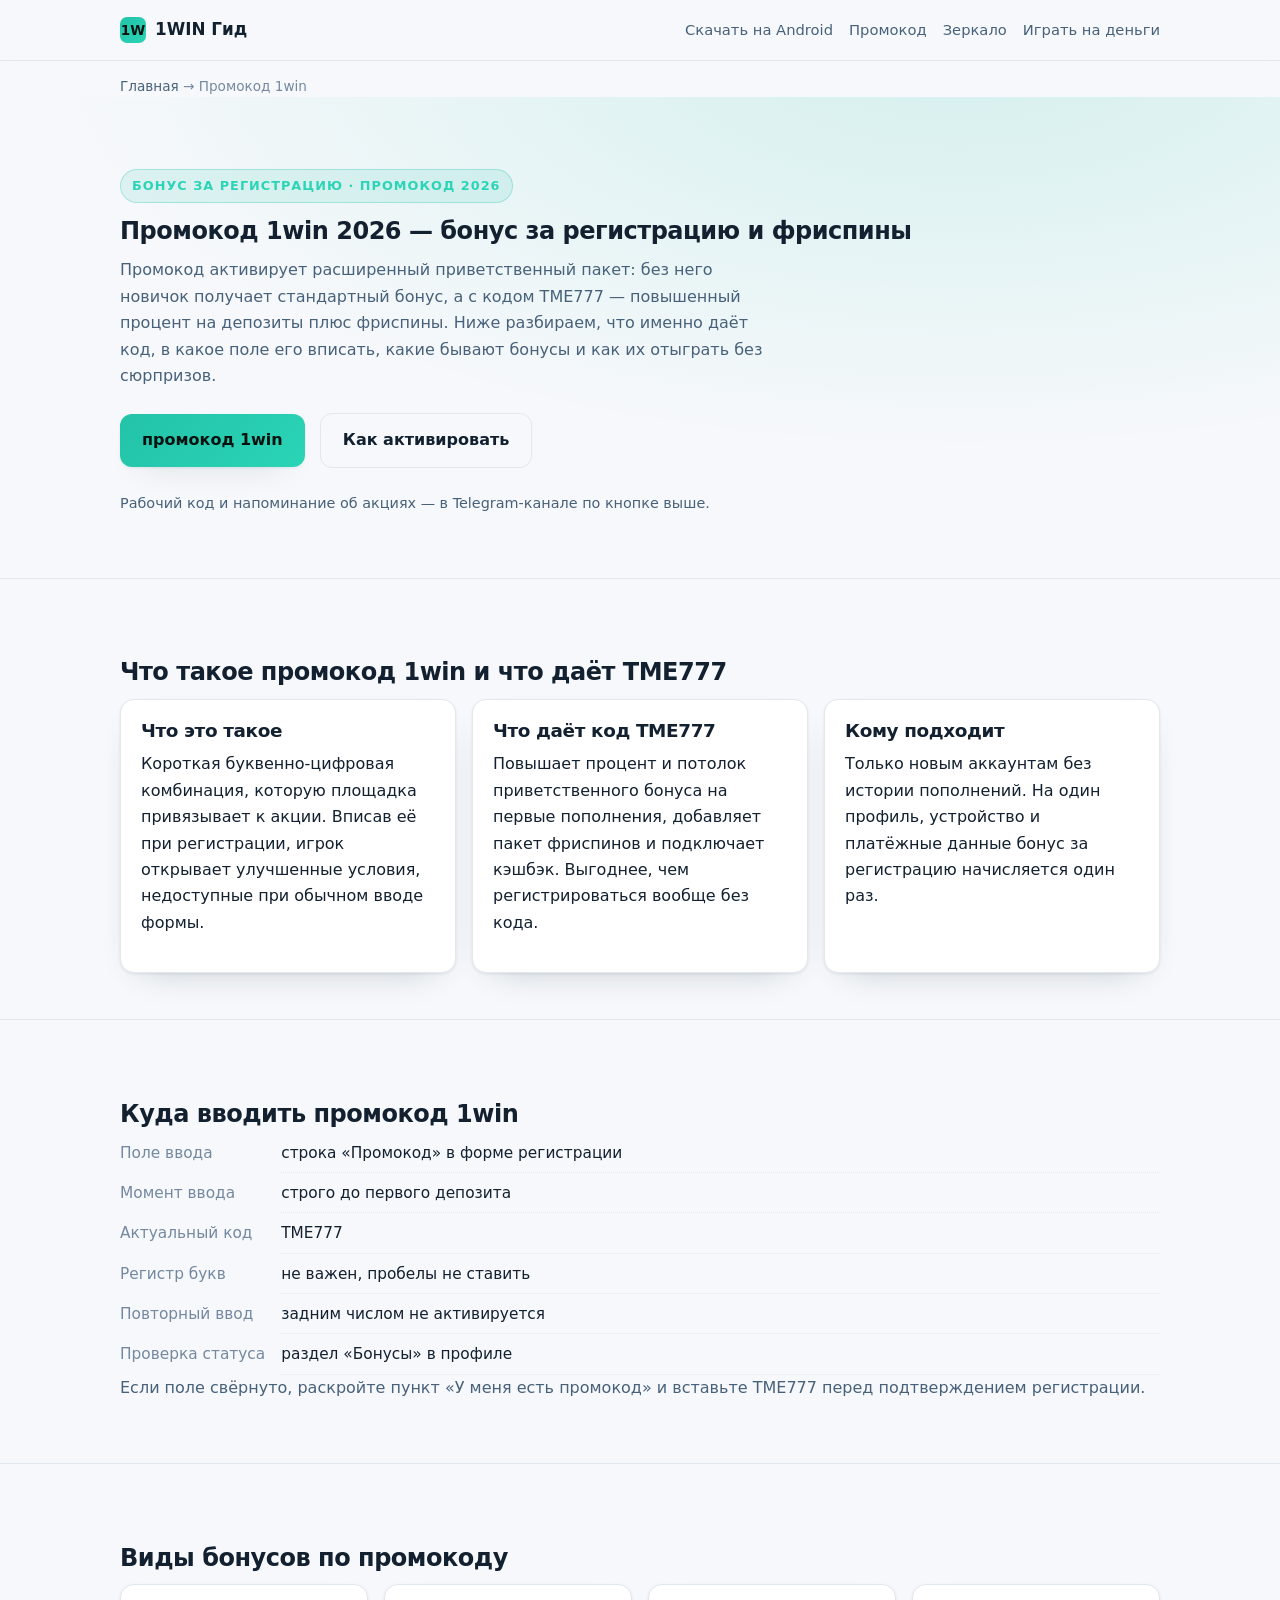
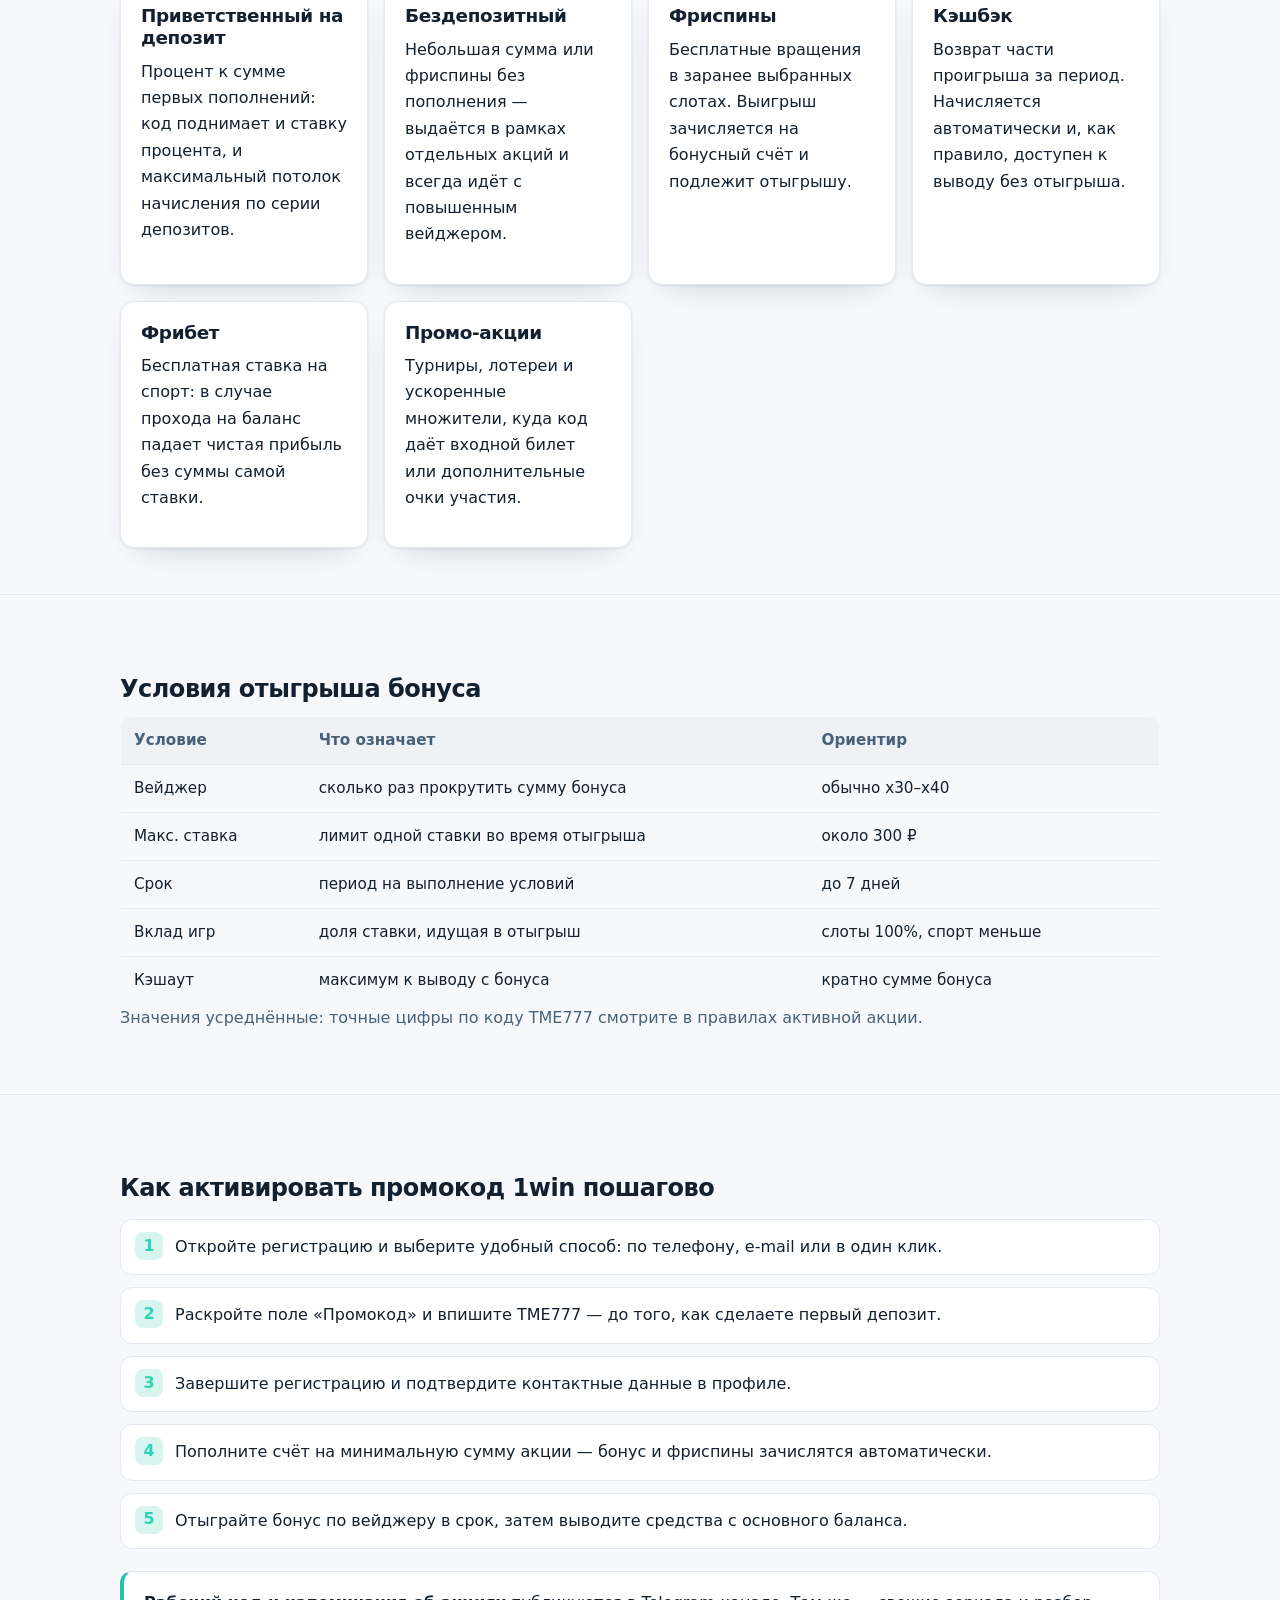
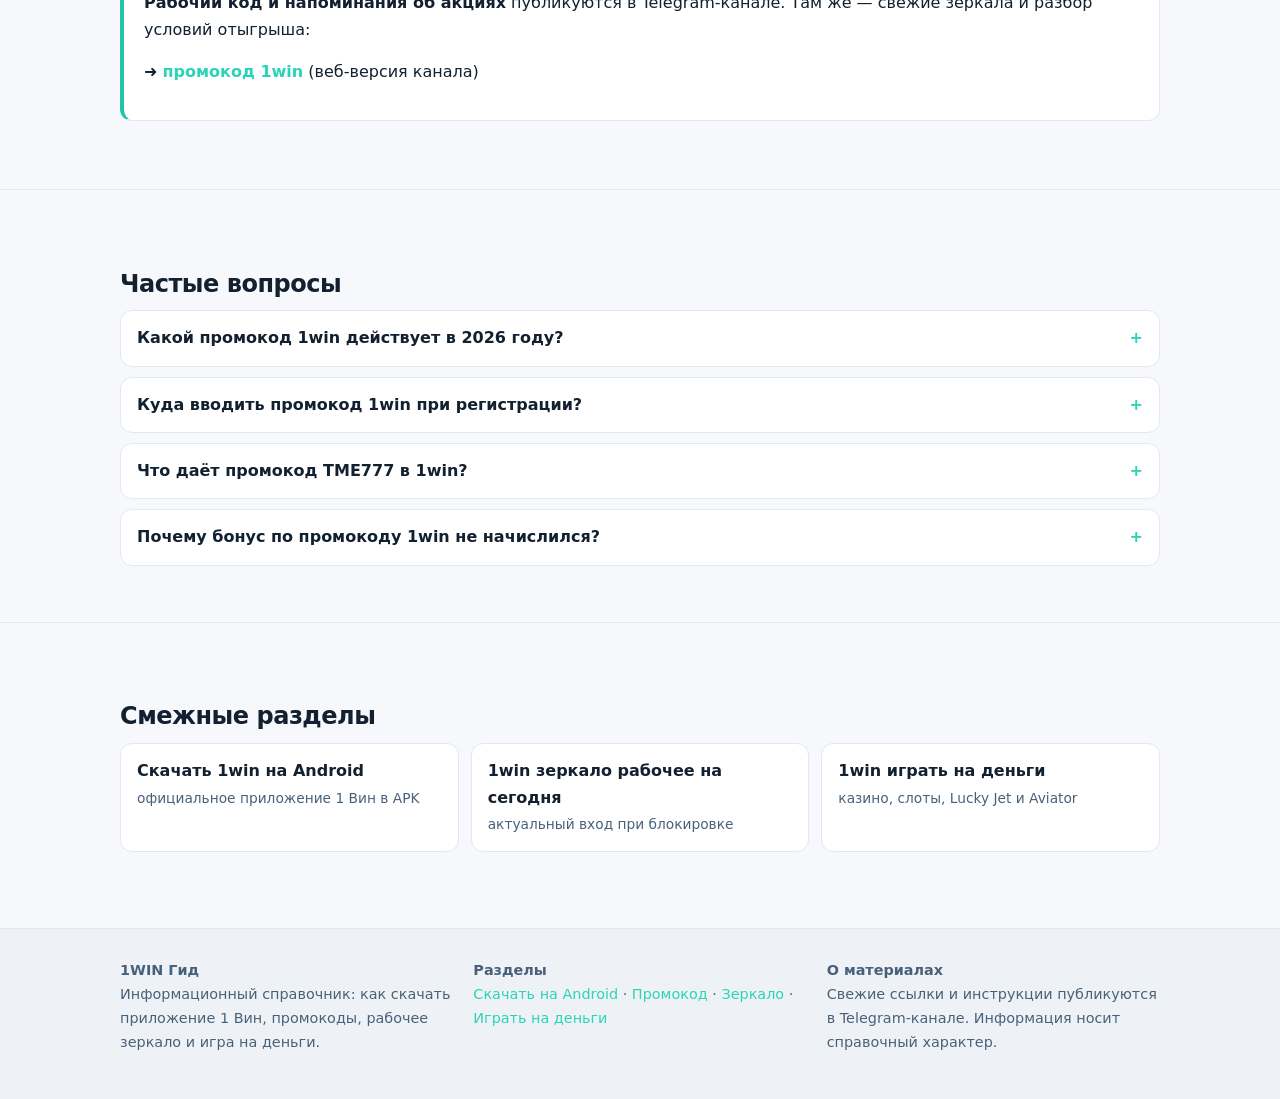
<file: promokod-1win/index.html>
<!doctype html>
<html lang="ru">
<head>
<meta charset="utf-8">
<meta name="viewport" content="width=device-width, initial-scale=1">
<meta name="color-scheme" content="dark light">
<title>Промокод 1win 2026 — бонус за регистрацию и фриспины (как ввести)</title>
<meta name="description" content="Промокод 1win 2026: введите код TME777 при регистрации до депозита и получите увеличенный бонус, фриспины и кэшбэк. Что даёт код, куда вводить и как отыграть.">
<link rel="canonical" href="https://1win-oficialnyy.github.io/promokod-1win/">
<meta name="robots" content="index, follow, max-image-preview:large">
<meta property="og:type" content="article">
<meta property="og:title" content="Промокод 1win 2026 — бонус за регистрацию и фриспины">
<meta property="og:description" content="Код TME777 при регистрации в 1win: увеличенный приветственный бонус, фриспины, кэшбэк. Куда вводить промокод и условия отыгрыша.">
<meta property="og:url" content="https://1win-oficialnyy.github.io/promokod-1win/">
<meta property="og:locale" content="ru_RU">
<link rel="icon" href="/favicon.svg" type="image/svg+xml">
<link rel="stylesheet" href="/styles.css">
<script type="application/ld+json">
{"@context":"https://schema.org","@type":"Article","headline":"Промокод 1win 2026 — бонус за регистрацию и фриспины","description":"Промокод 1win TME777: что даёт код, куда его вводить при регистрации, виды бонусов и условия отыгрыша в 2026 году.","inLanguage":"ru","datePublished":"2026-10-05","dateModified":"2026-10-05","author":{"@type":"Organization","name":"1WIN Гид"},"publisher":{"@type":"Organization","name":"1WIN Гид"},"mainEntityOfPage":"https://1win-oficialnyy.github.io/promokod-1win/"}
</script>
<script type="application/ld+json">
{"@context":"https://schema.org","@type":"BreadcrumbList","itemListElement":[
{"@type":"ListItem","position":1,"name":"Главная","item":"https://1win-oficialnyy.github.io/"},
{"@type":"ListItem","position":2,"name":"Промокод 1win","item":"https://1win-oficialnyy.github.io/promokod-1win/"}
]}
</script>
<script type="application/ld+json">
{"@context":"https://schema.org","@type":"FAQPage","mainEntity":[
{"@type":"Question","name":"Какой промокод 1win действует в 2026 году?","acceptedAnswer":{"@type":"Answer","text":"Актуальный промокод — TME777. Его вводят в поле «Промокод» на этапе регистрации, и он увеличивает приветственный пакет на первые депозиты. Свежие коды и зеркала дублируются в Telegram-канале по ссылке на странице."}},
{"@type":"Question","name":"Куда вводить промокод 1win при регистрации?","acceptedAnswer":{"@type":"Answer","text":"Код вписывают в отдельное поле «Промокод» в форме регистрации — строго до внесения первого депозита. После пополнения активировать код задним числом нельзя, бонус начисляется только новым аккаунтам."}},
{"@type":"Question","name":"Что даёт промокод TME777 в 1win?","acceptedAnswer":{"@type":"Answer","text":"TME777 повышает процент и сумму приветственного бонуса на первые четыре депозита, добавляет фриспины в указанных слотах и открывает доступ к кэшбэку. Точный размер зависит от суммы пополнения и текущей акции."}},
{"@type":"Question","name":"Почему бонус по промокоду 1win не начислился?","acceptedAnswer":{"@type":"Answer","text":"Чаще всего код ввели после депозита, активировали второй бонус на тот же аккаунт либо не выполнили минимальную сумму пополнения. Проверьте раздел «Бонусы» в профиле и напишите в поддержку, если условие выполнено."}}
]}
</script>
</head>
<body>
<header class="nav"><div class="wrap nav-in">
 <a class="brand" href="/"><span class="dot">1W</span>1WIN Гид</a>
 <nav class="menu">
  <a class="lnk" href="/">Скачать на Android</a>
  <a class="lnk" href="/promokod-1win/">Промокод</a>
  <a class="lnk" href="/1win-zerkalo/">Зеркало</a>
  <a class="lnk" href="/1win-igrat-na-dengi/">Играть на деньги</a>
 </nav>
</div></header>

<main>
<nav class="bc"><div class="wrap"><a href="/">Главная</a> → Промокод 1win</div></nav>

<section class="hero"><div class="wrap">
 <span class="eyebrow">Бонус за регистрацию · Промокод 2026</span>
 <h1>Промокод 1win 2026 — бонус за регистрацию и фриспины</h1>
 <p class="lead">Промокод активирует расширенный приветственный пакет: без него новичок получает стандартный бонус, а с кодом TME777 — повышенный процент на депозиты плюс фриспины. Ниже разбираем, что именно даёт код, в какое поле его вписать, какие бывают бонусы и как их отыграть без сюрпризов.</p>
 <p>
  <a class="cta" href="https://telegram.me/s/promokod1win2026bonus" rel="noopener" target="_blank">промокод 1win</a>
  <a class="cta ghost" href="#how">Как активировать</a>
 </p>
 <p class="muted" style="font-size:.9rem">Рабочий код и напоминание об акциях — в Telegram-канале по кнопке выше.</p>
</div></section>

<section class="section" id="about"><div class="wrap">
 <h2>Что такое промокод 1win и что даёт TME777</h2>
 <div class="grid">
  <div class="card"><h3>Что это такое</h3><p>Короткая буквенно-цифровая комбинация, которую площадка привязывает к акции. Вписав её при регистрации, игрок открывает улучшенные условия, недоступные при обычном вводе формы.</p></div>
  <div class="card"><h3>Что даёт код TME777</h3><p>Повышает процент и потолок приветственного бонуса на первые пополнения, добавляет пакет фриспинов и подключает кэшбэк. Выгоднее, чем регистрироваться вообще без кода.</p></div>
  <div class="card"><h3>Кому подходит</h3><p>Только новым аккаунтам без истории пополнений. На один профиль, устройство и платёжные данные бонус за регистрацию начисляется один раз.</p></div>
 </div>
</div></section>

<section class="section" id="where"><div class="wrap">
 <h2>Куда вводить промокод 1win</h2>
 <dl class="spec">
  <dt>Поле ввода</dt><dd>строка «Промокод» в форме регистрации</dd>
  <dt>Момент ввода</dt><dd>строго до первого депозита</dd>
  <dt>Актуальный код</dt><dd>TME777</dd>
  <dt>Регистр букв</dt><dd>не важен, пробелы не ставить</dd>
  <dt>Повторный ввод</dt><dd>задним числом не активируется</dd>
  <dt>Проверка статуса</dt><dd>раздел «Бонусы» в профиле</dd>
 </dl>
 <p class="muted">Если поле свёрнуто, раскройте пункт «У меня есть промокод» и вставьте TME777 перед подтверждением регистрации.</p>
</div></section>

<section class="section" id="types"><div class="wrap">
 <h2>Виды бонусов по промокоду</h2>
 <div class="grid">
  <div class="card"><h3>Приветственный на депозит</h3><p>Процент к сумме первых пополнений: код поднимает и ставку процента, и максимальный потолок начисления по серии депозитов.</p></div>
  <div class="card"><h3>Бездепозитный</h3><p>Небольшая сумма или фриспины без пополнения — выдаётся в рамках отдельных акций и всегда идёт с повышенным вейджером.</p></div>
  <div class="card"><h3>Фриспины</h3><p>Бесплатные вращения в заранее выбранных слотах. Выигрыш зачисляется на бонусный счёт и подлежит отыгрышу.</p></div>
  <div class="card"><h3>Кэшбэк</h3><p>Возврат части проигрыша за период. Начисляется автоматически и, как правило, доступен к выводу без отыгрыша.</p></div>
  <div class="card"><h3>Фрибет</h3><p>Бесплатная ставка на спорт: в случае прохода на баланс падает чистая прибыль без суммы самой ставки.</p></div>
  <div class="card"><h3>Промо-акции</h3><p>Турниры, лотереи и ускоренные множители, куда код даёт входной билет или дополнительные очки участия.</p></div>
 </div>
</div></section>

<section class="section" id="wager"><div class="wrap">
 <h2>Условия отыгрыша бонуса</h2>
 <div class="scroll"><table class="tbl">
  <thead><tr><th>Условие</th><th>Что означает</th><th>Ориентир</th></tr></thead>
  <tbody>
   <tr><td>Вейджер</td><td>сколько раз прокрутить сумму бонуса</td><td>обычно x30–x40</td></tr>
   <tr><td>Макс. ставка</td><td>лимит одной ставки во время отыгрыша</td><td>около 300 ₽</td></tr>
   <tr><td>Срок</td><td>период на выполнение условий</td><td>до 7 дней</td></tr>
   <tr><td>Вклад игр</td><td>доля ставки, идущая в отыгрыш</td><td>слоты 100%, спорт меньше</td></tr>
   <tr><td>Кэшаут</td><td>максимум к выводу с бонуса</td><td>кратно сумме бонуса</td></tr>
  </tbody>
 </table></div>
 <p class="muted">Значения усреднённые: точные цифры по коду TME777 смотрите в правилах активной акции.</p>
</div></section>

<section class="section" id="how"><div class="wrap">
 <h2>Как активировать промокод 1win пошагово</h2>
 <ol class="steps">
  <li>Откройте регистрацию и выберите удобный способ: по телефону, e-mail или в один клик.</li>
  <li>Раскройте поле «Промокод» и впишите TME777 — до того, как сделаете первый депозит.</li>
  <li>Завершите регистрацию и подтвердите контактные данные в профиле.</li>
  <li>Пополните счёт на минимальную сумму акции — бонус и фриспины зачислятся автоматически.</li>
  <li>Отыграйте бонус по вейджеру в срок, затем выводите средства с основного баланса.</li>
 </ol>
 <div class="tgbox">
  <p><b>Рабочий код и напоминания об акциях</b> публикуются в Telegram-канале. Там же — свежие зеркала и разбор условий отыгрыша:</p>
  <p>➜ <a href="https://telegram.me/s/promokod1win2026bonus" rel="noopener" target="_blank">промокод 1win</a> (веб-версия канала)</p>
 </div>
</div></section>

<section class="section" id="faq"><div class="wrap">
 <h2>Частые вопросы</h2>
 <div class="faq">
  <details><summary>Какой промокод 1win действует в 2026 году?</summary><div class="ans">Актуальный промокод — TME777. Его вводят в поле «Промокод» на этапе регистрации, и он увеличивает приветственный пакет на первые депозиты. Свежие коды и зеркала дублируются в Telegram-канале по ссылке на странице.</div></details>
  <details><summary>Куда вводить промокод 1win при регистрации?</summary><div class="ans">Код вписывают в отдельное поле «Промокод» в форме регистрации — строго до внесения первого депозита. После пополнения активировать код задним числом нельзя, бонус начисляется только новым аккаунтам.</div></details>
  <details><summary>Что даёт промокод TME777 в 1win?</summary><div class="ans">TME777 повышает процент и сумму приветственного бонуса на первые четыре депозита, добавляет фриспины в указанных слотах и открывает доступ к кэшбэку. Точный размер зависит от суммы пополнения и текущей акции.</div></details>
  <details><summary>Почему бонус по промокоду 1win не начислился?</summary><div class="ans">Чаще всего код ввели после депозита, активировали второй бонус на тот же аккаунт либо не выполнили минимальную сумму пополнения. Проверьте раздел «Бонусы» в профиле и напишите в поддержку, если условие выполнено.</div></details>
 </div>
</div></section>

<section class="section"><div class="wrap">
 <h2>Смежные разделы</h2>
 <div class="rel">
  <a href="/"><b>Скачать 1win на Android</b><span>официальное приложение 1 Вин в APK</span></a>
  <a href="/1win-zerkalo/"><b>1win зеркало рабочее на сегодня</b><span>актуальный вход при блокировке</span></a>
  <a href="/1win-igrat-na-dengi/"><b>1win играть на деньги</b><span>казино, слоты, Lucky Jet и Aviator</span></a>
 </div>
</div></section>
</main>

<footer class="foot"><div class="wrap fgrid">
 <div><b>1WIN Гид</b><p class="muted">Информационный справочник: как скачать приложение 1 Вин, промокоды, рабочее зеркало и игра на деньги.</p></div>
 <div><b>Разделы</b><p class="muted"><a href="/">Скачать на Android</a> · <a href="/promokod-1win/">Промокод</a> · <a href="/1win-zerkalo/">Зеркало</a> · <a href="/1win-igrat-na-dengi/">Играть на деньги</a></p></div>
 <div><b>О материалах</b><p class="muted">Свежие ссылки и инструкции публикуются в Telegram-канале. Информация носит справочный характер.</p></div>
</div></footer>
</body>
</html>
</file>
<file: styles.css>
:root{
 --bg:#0d1117;--bg2:#141b24;--card:#171f2b;--line:#243040;--ink:#e8eef6;--ink2:#9fb0c3;--muted:#6f8299;
 --acc:#23c3a8;--acc2:#2bd4b6;--accink:#04120f;--warn:#e0b341;--rad:14px;--wrap:1080px;
 --sans:"Inter","Segoe UI",Roboto,system-ui,Arial,sans-serif;
 --shadow:0 2px 6px rgba(0,0,0,.3),0 18px 40px -22px rgba(0,0,0,.7);
}
@media (prefers-color-scheme:light){:root:not([data-t="dark"]){
 --bg:#f6f8fb;--bg2:#eef2f7;--card:#ffffff;--line:#e2e8f0;--ink:#12202f;--ink2:#48617a;--muted:#7488a0;--accink:#04120f;
 --shadow:0 1px 3px rgba(16,32,48,.08),0 14px 34px -22px rgba(16,32,48,.3);
}}
*{box-sizing:border-box}html{scroll-behavior:smooth;-webkit-text-size-adjust:100%}
body{margin:0;background:var(--bg);color:var(--ink);font:16px/1.65 var(--sans);overflow-x:hidden}
.wrap{max-width:var(--wrap);margin:0 auto;padding:0 20px}
a{color:var(--acc2);text-decoration:none}a:hover{text-decoration:underline}
h1,h2,h3{line-height:1.2;margin:0 0 .5em;font-weight:800;letter-spacing:-.02em}
h1{font-size:clamp(1.8rem,1.2rem+2.6vw,3rem)}h2{font-size:clamp(1.35rem,1.1rem+1vw,1.9rem);margin-top:1.4em}
h3{font-size:1.15rem;margin-top:1.3em}p{margin:0 0 1em;color:var(--ink)}
.muted{color:var(--ink2)}
header.nav{position:sticky;top:0;z-index:20;background:color-mix(in srgb,var(--bg) 88%,transparent);backdrop-filter:blur(8px);border-bottom:1px solid var(--line)}
.nav-in{display:flex;align-items:center;gap:18px;height:60px}
.brand{display:flex;align-items:center;gap:9px;font-weight:800;color:var(--ink);font-size:1.05rem}
.brand .dot{width:26px;height:26px;border-radius:7px;background:linear-gradient(135deg,var(--acc),var(--acc2));display:grid;place-items:center;color:var(--accink);font-weight:900;font-size:.85rem}
.nav a.lnk{color:var(--ink2);font-size:.92rem;white-space:nowrap}
.nav .menu{display:flex;gap:16px;margin-left:auto;overflow-x:auto;scrollbar-width:none}
.nav .menu::-webkit-scrollbar{display:none}
.hero{padding:clamp(34px,6vw,72px) 0 clamp(26px,4vw,48px);background:radial-gradient(900px 400px at 75% -10%,color-mix(in srgb,var(--acc) 16%,transparent),transparent)}
.eyebrow{display:inline-block;font-size:.8rem;font-weight:700;letter-spacing:.08em;text-transform:uppercase;color:var(--acc2);background:color-mix(in srgb,var(--acc) 12%,transparent);border:1px solid color-mix(in srgb,var(--acc) 30%,transparent);padding:5px 11px;border-radius:999px;margin-bottom:14px}
.lead{font-size:clamp(1.05rem,1rem+.4vw,1.22rem);color:var(--ink2);max-width:64ch}
.cta{display:inline-flex;align-items:center;gap:9px;background:linear-gradient(135deg,var(--acc),var(--acc2));color:var(--accink);font-weight:800;padding:13px 22px;border-radius:12px;margin:8px 10px 8px 0;box-shadow:var(--shadow);transition:transform .15s}
.cta:hover{transform:translateY(-2px);text-decoration:none}
.cta.ghost{background:transparent;color:var(--ink);border:1px solid var(--line);box-shadow:none}
.section{padding:clamp(26px,4vw,46px) 0;border-top:1px solid var(--line)}
.grid{display:grid;gap:16px;grid-template-columns:repeat(auto-fit,minmax(230px,1fr))}
.card{background:var(--card);border:1px solid var(--line);border-radius:var(--rad);padding:20px;box-shadow:var(--shadow)}
.card h3{margin-top:0}
.spec{display:grid;grid-template-columns:auto 1fr;gap:8px 16px;font-size:.96rem;margin:0}
.spec dt{color:var(--muted)}.spec dd{margin:0;color:var(--ink);border-bottom:1px dotted var(--line);padding-bottom:6px}
.steps{counter-reset:s;list-style:none;padding:0;margin:1em 0;display:grid;gap:12px}
.steps li{position:relative;padding:14px 16px 14px 54px;background:var(--card);border:1px solid var(--line);border-radius:12px}
.steps li::before{counter-increment:s;content:counter(s);position:absolute;left:14px;top:12px;width:28px;height:28px;border-radius:8px;background:color-mix(in srgb,var(--acc) 18%,transparent);color:var(--acc2);font-weight:800;display:grid;place-items:center}
.tbl{width:100%;border-collapse:collapse;font-size:.95rem;overflow:hidden;border-radius:12px;border:1px solid var(--line)}
.tbl th,.tbl td{padding:11px 13px;text-align:left;border-bottom:1px solid var(--line)}
.tbl th{background:var(--bg2);color:var(--ink2);font-weight:700}
.tbl tr:last-child td{border-bottom:0}
.scroll{overflow-x:auto}
.faq details{background:var(--card);border:1px solid var(--line);border-radius:12px;margin:0 0 10px;padding:0}
.faq summary{cursor:pointer;padding:14px 16px;font-weight:700;list-style:none}
.faq summary::-webkit-details-marker{display:none}
.faq summary::after{content:"+";float:right;color:var(--acc2);font-weight:800}
.faq details[open] summary::after{content:"–"}
.faq .ans{padding:0 16px 14px;color:var(--ink2)}
.callout{background:color-mix(in srgb,var(--acc) 10%,transparent);border:1px solid color-mix(in srgb,var(--acc) 26%,transparent);border-radius:12px;padding:16px 18px;margin:1.3em 0}
.tgbox{background:var(--card);border:1px solid var(--line);border-left:4px solid var(--acc);border-radius:12px;padding:18px 20px;margin:1.4em 0}
.tgbox a{font-weight:700}
.rel{display:grid;gap:12px;grid-template-columns:repeat(auto-fit,minmax(220px,1fr));margin-top:10px}
.rel a{display:block;background:var(--card);border:1px solid var(--line);border-radius:12px;padding:14px 16px;color:var(--ink)}
.rel a:hover{border-color:var(--acc);text-decoration:none}
.rel b{display:block;color:var(--ink)}.rel span{font-size:.86rem;color:var(--ink2)}
.bc{font-size:.85rem;color:var(--muted);padding:14px 0 0}
.bc a{color:var(--ink2)}
footer.foot{border-top:1px solid var(--line);background:var(--bg2);margin-top:30px;padding:30px 0;color:var(--ink2);font-size:.9rem}
.foot .fgrid{display:grid;grid-template-columns:repeat(auto-fit,minmax(220px,1fr));gap:20px}
@media (max-width:640px){.nav .menu{gap:12px}}
</file>
